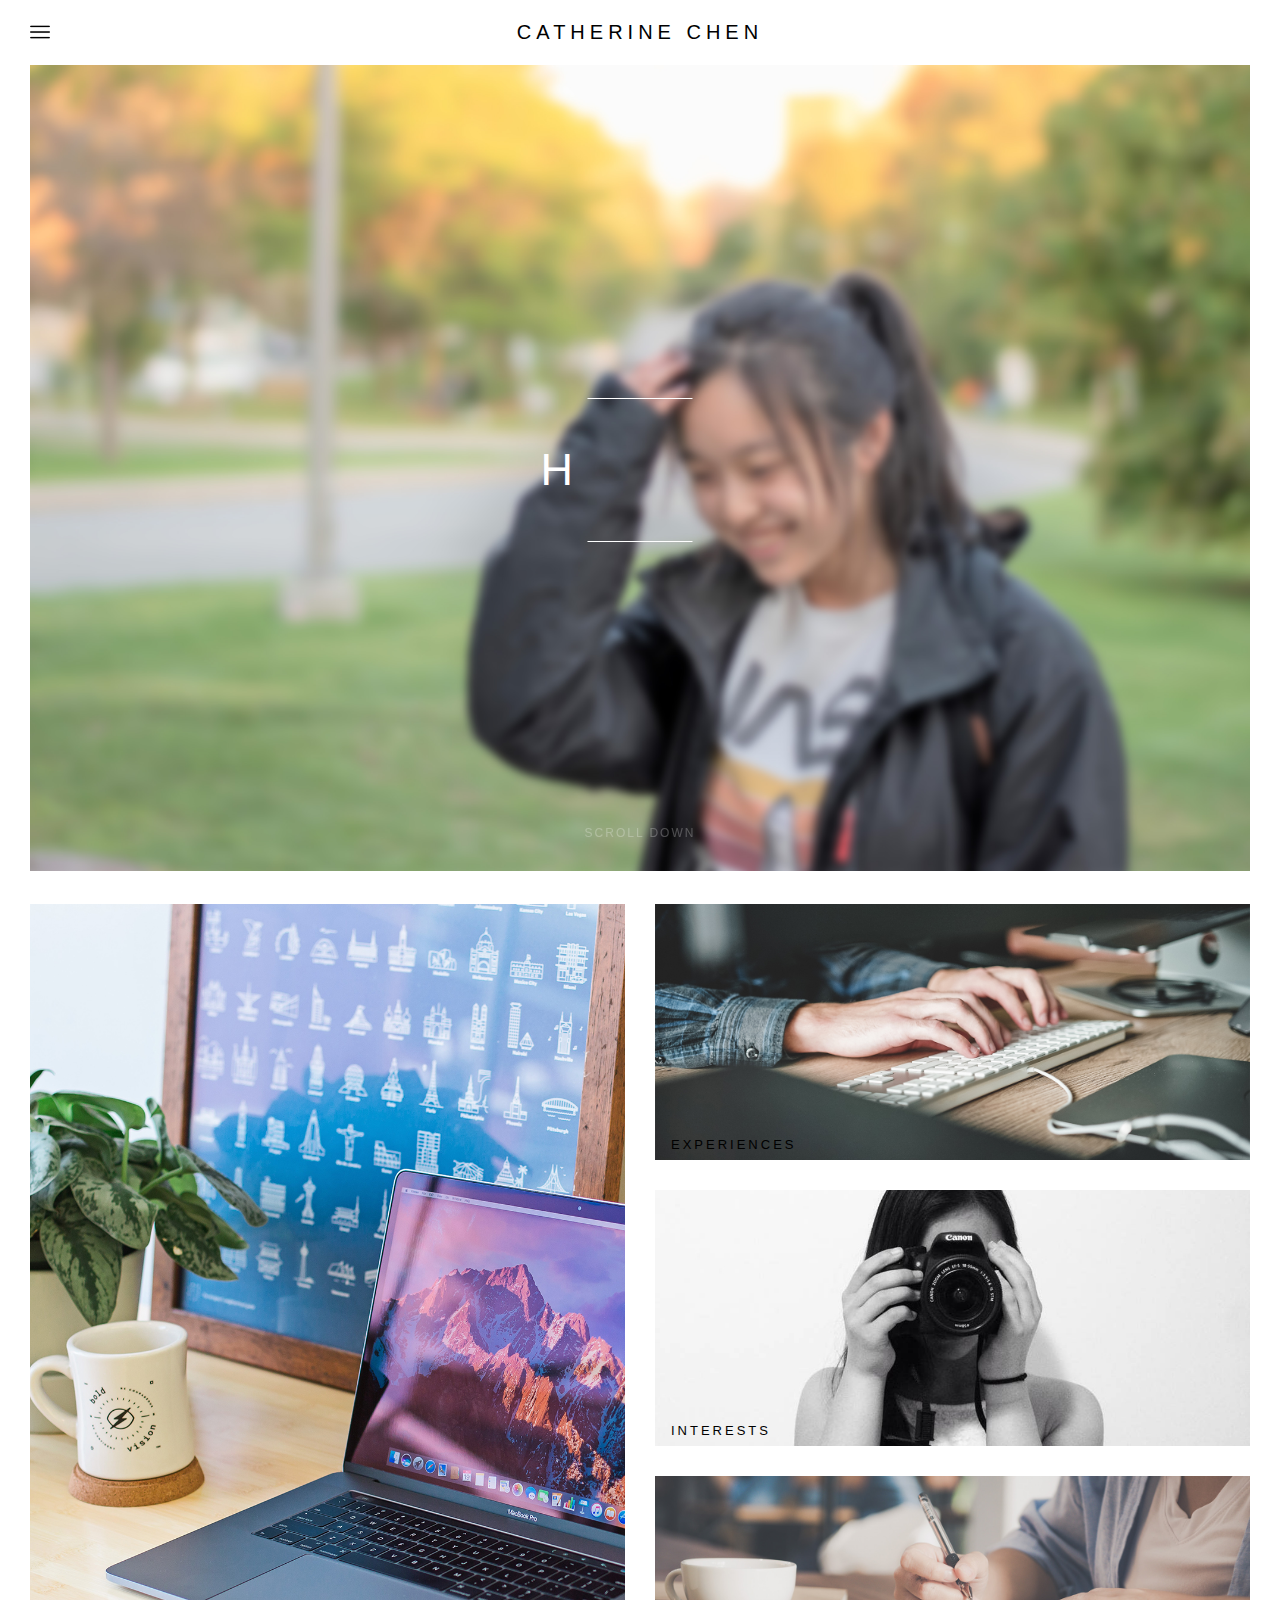
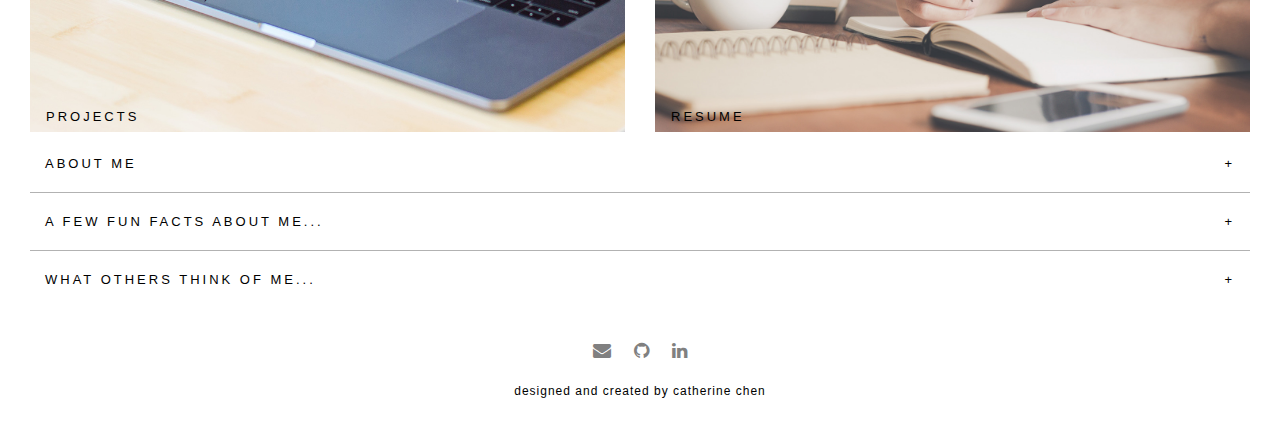
<file: index.html>
<!DOCTYPE html>

<html>
    <head>
        <meta charset="utf-8">
        <meta http-equiv="X-UA-Compatible" content="IE=edge" />
        <meta name="viewport" content="width=device-width, initial-scale=1" />
        <title>Home</title>
        <link href="StyleSheet.css" rel="StyleSheet" type="text/css">
        <link rel="stylesheet" href="https://cdnjs.cloudflare.com/ajax/libs/font-awesome/4.7.0/css/font-awesome.min.css">
    </head>

    <body>
        <div class="nav-container">
            <nav>
                <input type="checkbox" id="nav-toggle">
                <label for="nav-toggle" class="burger-menu">
                    <img src="menu.png" class="menu" alt="">
                </label>
                <div class="left-menu">
                    <a href="index.html">home</a>
                    <a href="projects.html">projects</a>
                    <a href="experiences.html">experiences</a>
                    <a href="interests.html">interests</a>
                    <a href="resume.html">resume</a>
                    <a href="contact.html">contact</a>
                </div>
                    <a href="#" class="logo">CATHERINE CHEN</a>
            </nav>
        </div>
        <div class="content">
            <div class="header-container">
                <div>
                    <img class="header-photo" src="AboutMeCover-blur.jpg" alt="About Me Cover">
                </div>
                <div class="centered">
                    <hr class="main-line">
                    <p id="header-text" class="main-header-font">HOME</p>
                    <hr class="main-line">
                </div>
                <a href="#index-buttons" class="arrow-container no-decoration">
                    <div class="chevron"></div>
                    <div class="chevron"></div>
                    <div class="chevron"></div>
                    <span class="arrow-text">Scroll down</span>
                </a>
            </div>
            <div id="index-buttons" class="photo-grid">
                <div class="photo-grid__item photo-grid__item--1 container">
                    <a href="projects.html" alt="">
                        <img src="projects-index.jpg" class="photo-gallery photo" alt="">
                        <div class="bottom-left header-font">
                            Projects
                        </div>
                    </a>
                </div>
                <div class="photo-grid__item photo-grid__item--2 container">
                    <a href="experiences.html" alt="">
                        <img src="experiences-index.jpg" class="photo-gallery photo" alt="">
                        <div class="bottom-left header-font">
                            Experiences
                        </div>
                    </a>
                </div>
                <div class="photo-grid__item photo-grid__item--3 container">
                    <a href="interests.html" alt="">
                        <img src="interests-index.jpg" class="photo-gallery photo" alt="">
                        <div class="bottom-left header-font">
                            Interests
                        </div>
                    </a>
                </div>
                <div class="photo-grid__item photo-grid__item--4 container">
                    <a href="resume.html" alt="">
                        <img src="resume-index.jpg" class="photo-gallery photo" alt="">
                        <div class="bottom-left header-font">
                            Resume
                        </div>
                    </a>
                </div>
            </div>
            <button class="accordion">ABOUT ME</button>
            <div class="panel">
                <p> Hi!! I'm Catherine - an inventive, passionate, persistent and versatile individual~ ♡<br><br>
                    Born and raised in Vancouver, BC, I am now pursuing a degree in Computer Engineering
                    at the University of Waterloo.
                    <br><br>
                    From a young age my curious and inquisitive nature pushed me to explore how everything in the
                    world functions. Eventually, this expanded into taking specific classes, joining school clubs and
                    participating in non profits outside of school. From these, I have developed core competencies,
                    improved technological skills and most importantly, gained lifelong lessons.
                    <br><br>
                    In my free time you can find me at my pc (which I built with my friend) editing videos, drawing digitally or
                    playing video games, or you can find me around campus participating in club activities or social
                    gatherings. Feel free to check out my projects, experiences and my resume!! :))</p>
            </div>
            <hr>
            <button class="accordion">A FEW FUN FACTS ABOUT ME...</button>
            <div class="panel">
                <p>
                    - My main goal in life is to create a positive impact on as many individuals as possible.</li>
                    <br>
                    - I hope to own a cat and a dog one day.
                    <br>
                    - My favourite number is 9.
                    <br>
                    - I enjoy playing sports for fun such as basketball, badminton and volleyball. Ironically,
                      my jersey number was always 2 (not 9).
                    <br>
                    - My dream destinations include French Polynesia, New Zealand and Singapore. Places I'd love
                      to go back to are California and Hawaii.
                    <br>
                    - I love eating strawberries.
                    <br>
                    - I've played piano since I was 5 and picked up other instruments in the mean time
                      including violin, alto saxophone, flute and more.
                    <br>
                    <br>
                    ~ If you want to learn more about me, make sure to check out my interests section!!
                </p>
            </div>
            <hr>
            <button class="accordion">WHAT OTHERS THINK OF ME...</button>
            <div class="panel">
                <!-- <p>" " - ICT & Business Teacher -->
                <!-- <br><br> -->
                "I had the pleasure of teaching Catherine Mathematics 11 & 12 and Advanced Placement 
                Calculus. Catherine was accelerated in Math in high school and was able to complete her 
                University level Calculus in her grade 11 year. In my 35 years of teaching many 
                outstanding students, Catherine would rank amongst the best in terms of an all-round 
                student combining academics, volunteer work, personality and social responsibility. As an 
                honour roll student, she was highly regarded by both staff and peers for her excellent 
                work habits and high standard of achievement." - Math Teacher
                <!-- <br><br> -->
                <!-- " " - some prof -->
                <br><br>
                "Catherine is a passionate, curious, and hardworking individual who continually pushes herself to try new things. As a first year university student, she has already gotten involved in many extracirricular activites such as being an organizer for the Tech+ Mentorship Program to joining many clubs such as UW Hip Hop and UW WiSTEM. Outside of school, she has also explored several areas of programming, namely game development, where she created and launched her own mobile game on the Google Play Store - Tappy Cat." - Organization Lead
                </p>
            </div>
            <!-- <div class="instagram-background">
                <div>
                    <p class="instagram-header">
                        MY INSTAGRAM
                    </p>
                </div>
                <div class="instagram-grid">
                    <div class="instagram-grid__item instagram-grid__item--1">
                        <a target="_blank" href="https://www.instagram.com/p/BzHHnEbhdsT/?utm_source=ig_web_copy_link">
                            <img src="insta1.jpg" class="instagram-photo" alt="">
                        </a>
                    </div>
                    <div class="instagram-grid__item instagram-grid__item--2">
                        <a target="_blank" href="https://www.instagram.com/p/Bzl8RFyhWv6/?utm_source=ig_web_copy_link">
                            <img src="insta2.jpg" class="instagram-photo" alt="">
                        </a>
                    </div>
                    <div class="instagram-grid__item instagram-grid__item--3">
                        <a target="_blank" href="https://www.instagram.com/p/BxQhDENB-ab/?utm_source=ig_web_copy_link">
                            <img src="insta3.jpg" class="instagram-photo" alt="">
                        </a>
                    </div>
                    <div class="instagram-grid__item instagram-grid__item--4">
                        <a target="_blank" href="https://www.instagram.com/p/By9KvGIBv1L/?utm_source=ig_web_copy_link">
                            <img src="insta4.jpg" class="instagram-photo" alt="">
                        </a>
                    </div>
                    <div class="instagram-grid__item instagram-grid__item--5">
                        <a target="_blank" href="https://www.instagram.com/p/BktsuAHBYqZ/?utm_source=ig_web_copy_link">
                            <img src="insta5.jpg" class="instagram-photo" alt="">
                        </a>
                    </div>
                    <div class="instagram-grid__item instagram-grid__item--6">
                        <a target="_blank" href="https://www.instagram.com/p/BoFV5erhD-e/?utm_source=ig_web_copy_link">
                            <img src="insta6.jpg" class="instagram-photo" alt="">
                        </a>
                    </div>
                    <div class="instagram-grid__item instagram-grid__item--7">
                        <a target="_blank" href="https://www.instagram.com/p/BqDoWWkl4W4/?utm_source=ig_web_copy_link">
                            <img src="insta7.jpg" class="instagram-photo" alt="">
                        </a>
                    </div>
                    <div class="instagram-grid__item instagram-grid__item--8">
                        <a target="_blank" href="https://www.instagram.com/p/BnPNsbwhN2p/?utm_source=ig_web_copy_link">
                            <img src="insta8.jpg" class="instagram-photo" alt="">
                        </a>
                    </div>
                    <div class="instagram-grid__item instagram-grid__item--9">
                        <a target="_blank" href="https://www.instagram.com/p/BuFN6UVFJo-/?utm_source=ig_web_copy_link">
                            <img src="insta9.jpg" class="instagram-photo" alt="">
                        </a>
                    </div>
                </div>
                <div class="instagram-ad">
                    <a href="http://www.instagram.com/catherinejchen" target="_blank">follow me</a>
                </div>
            </div> -->
            <div class="socials-style">
                <p>
                    <a href="contact.html" class="fa fa-envelope"></a>
                    <a href="https://www.github.com/catherinejchen" target="_blank" class="fa fa-github"></a>
                    <!-- <a href="https://www.instagram.com/catherinejchen" target="_blank" class="fa fa-instagram"></a> -->
                    <a href="https://www.linkedin.com/in/catherinejjchen" target="_blank" class="fa fa-linkedin"></a>
                </p>
            </div>
            <div class="ending-style">
                <p class="text-font center">designed and created by catherine chen</p>
            </div>
        </div>
    </div>
        <script src="https://cdnjs.cloudflare.com/ajax/libs/jquery/3.4.1/jquery.min.js"></script>
        <script src="Script.js"></script>
    </body>
</html>
</file>
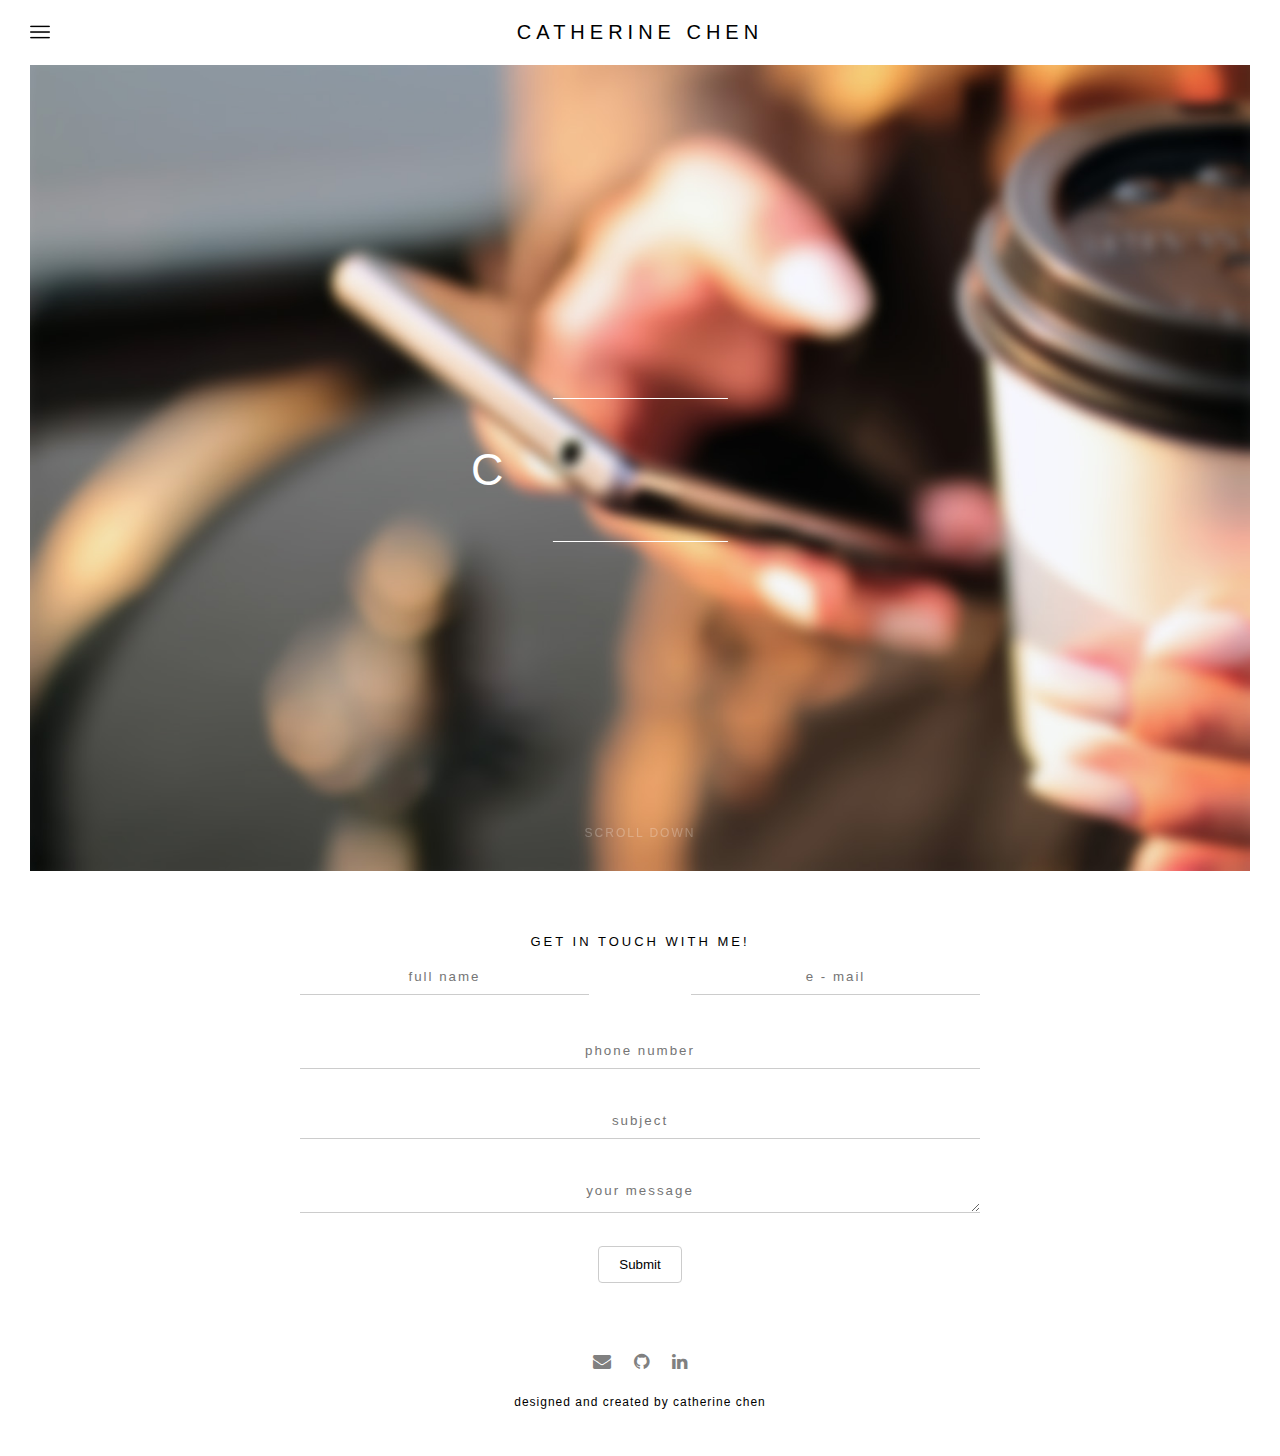
<file: contact.html>
<!DOCTYPE html>

<html>
    <head>
        <meta charset="utf-8">
        <meta http-equiv="X-UA-Compatible" content="IE=edge" />
        <meta name="viewport" content="width=device-width, initial-scale=1" />
        <title>Home</title>
        <link href="StyleSheet.css" rel="StyleSheet" type="text/css">
        <link rel="stylesheet" href="https://cdnjs.cloudflare.com/ajax/libs/font-awesome/4.7.0/css/font-awesome.min.css">
    </head>

    <body>
        <div class="nav-container">
            <nav>
                <input type="checkbox" id="nav-toggle">
                <label for="nav-toggle" class="burger-menu">
                    <img src="menu.png" class="menu" alt="">
                </label>
                <div class="left-menu">
                    <a href="index.html">home</a>
                    <a href="projects.html">projects</a>
                    <a href="experiences.html">experiences</a>
                    <a href="interests.html">interests</a>
                    <a href="resume.html">resume</a>
                    <a href="contact.html">contact</a>
                </div>
                    <a href="#" class="logo">CATHERINE CHEN</a>
            </nav>
        </div>  
        <div class="content">
            <div class="header-container">
                <div>                                                                                                                                                                                                                                           
                    <img class="header-photo" src="contact-cover-blur.jpg" alt="Contact Cover">
                </div>
                <div class="centered">
                    <hr class="main-line">
                    <p id="header-text" class="main-header-font">CONTACT</p>
                    <hr class="main-line">
                </div>
                <a href="#index-buttons" class="arrow-container no-decoration">
                    <div class="chevron"></div>
                    <div class="chevron"></div>
                    <div class="chevron"></div>
                    <span class="arrow-text">Scroll down</span>
                </a>
            </div>
            <div id="index-buttons" class="margin-thirty">
                <p class="header-font center">
                    Get in touch with me!
                </p>
            </div>
            <div class="contact-container">
                <form class="gform" method="POST" action="https://script.google.com/macros/s/AKfycbw6GEuq3qsNgfMoIRNbn6oigbv68HBse_dxdnMULBLGNYfcCgHj/exec">
                    <div class="contact-grid">
                        <div class="contact-grid__item contact-grid__item--1">
                            <input required type="text" id="fullname" name="full name" placeholder="full name">
                        </div>
                        <div class="contact-grid__item contact-grid__item--2">
                            <input required type="email" id="email" name="email" placeholder="e - mail">
                        </div>
                    </div>
                    <br>
                    <input type="tel" pattern="^[0-9-+\s()]*$" id="num" name="phone number" placeholder="phone number">
                    <br>
                    <br>
                    <input required type="text" id="subject" name="subject" placeholder="subject">

                    <br>
                    <br>

                  <textarea required id="contact-message" name="message" placeholder="your message" style="height:40px"></textarea>
                  
                  <br>

                  <button class="submit">Submit</button>

                <div style="display: none;" class="thankyou_message">
                    <p class="info-text-font">Thanks for contacting me! I will get back to you shortly!</p>
                </div>
                </form>
            </div>
            <div class="socials-style">
                <p>
                    <a href="contact.html" class="fa fa-envelope"></a>
                    <a href="https://www.github.com/catherinejchen" target="_blank" class="fa fa-github"></a>
                    <!-- <a href="https://www.instagram.com/catherinejchen" target="_blank" class="fa fa-instagram"></a> -->
                    <a href="https://www.linkedin.com/in/catherinejjchen" target="_blank" class="fa fa-linkedin"></a>
                </p>
            </div>
            <div class="ending-style">
                <p class="text-font center">designed and created by catherine chen</p>
            </div>
        </div>
        <script src="https://cdnjs.cloudflare.com/ajax/libs/jquery/3.4.1/jquery.min.js"></script>
        <script data-cfasync="false" type="text/javascript" src="form-submission-handler.js"></script>
        <script src="Script.js"></script>
    </body>
</html>
</file>
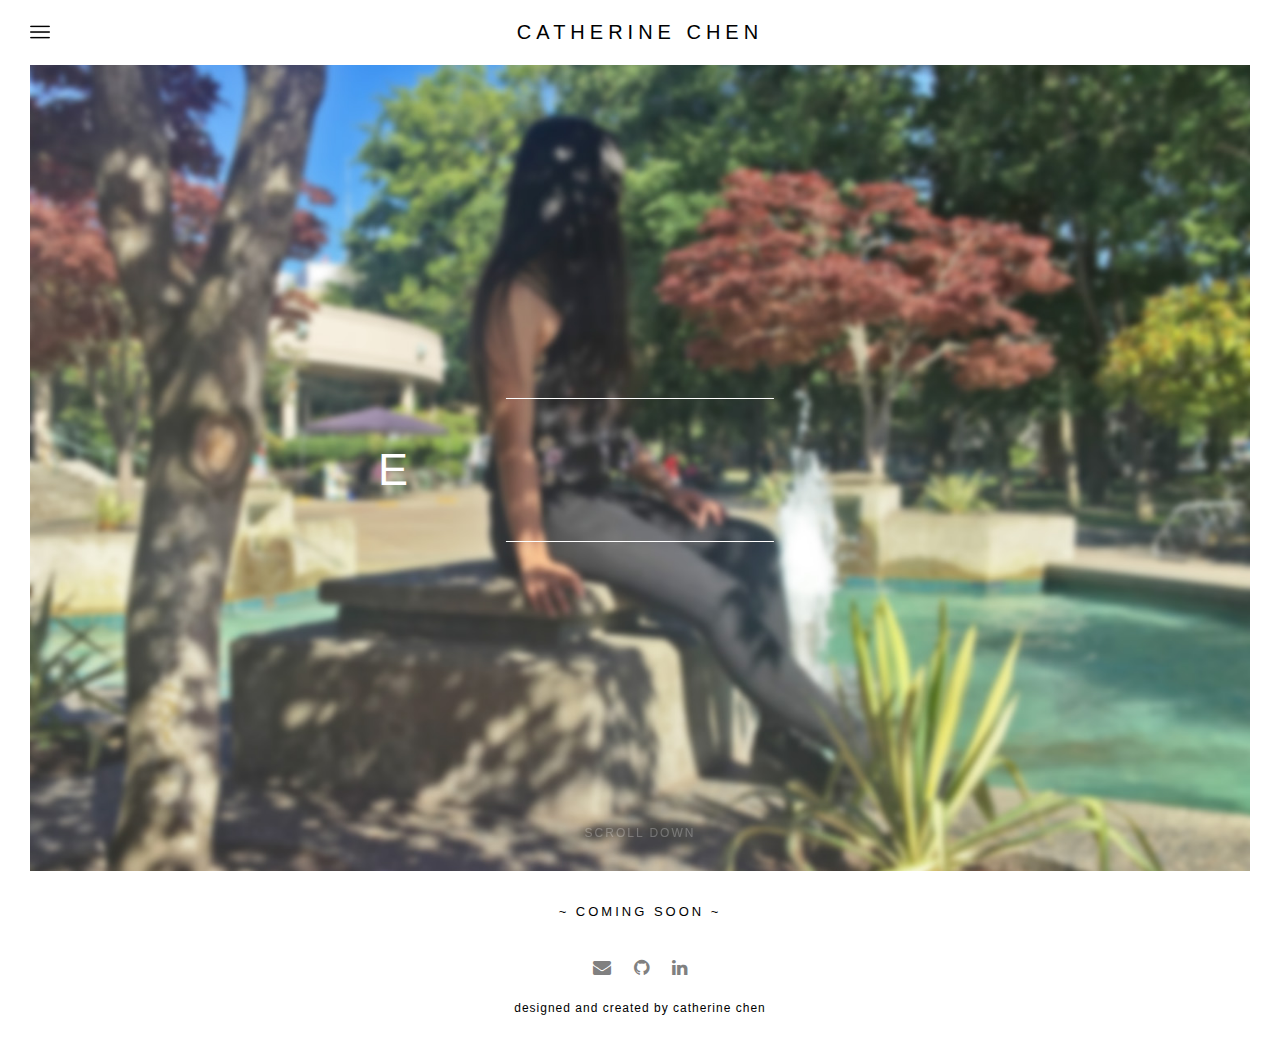
<file: experiences.html>
<!DOCTYPE html>

<html>
    <head>
        <meta charset="utf-8">
        <meta http-equiv="X-UA-Compatible" content="IE=edge" />
        <meta name="viewport" content="width=device-width, initial-scale=1" />
        <title>Home</title>
        <link href="StyleSheet.css" rel="StyleSheet" type="text/css">
        <link rel="stylesheet" href="https://cdnjs.cloudflare.com/ajax/libs/font-awesome/4.7.0/css/font-awesome.min.css">
    </head>

    <body>
        <div class="nav-container">
            <nav>
                <input type="checkbox" id="nav-toggle">
                <label for="nav-toggle" class="burger-menu">
                    <img src="menu.png" class="menu" alt="">
                </label>
                <div class="left-menu">
                    <a href="index.html">home</a>
                    <a href="projects.html">projects</a>
                    <a href="experiences.html">experiences</a>
                    <a href="interests.html">interests</a>
                    <a href="resume.html">resume</a>
                    <a href="contact.html">contact</a>
                </div>
                    <a href="#" class="logo">CATHERINE CHEN</a>
            </nav>
        </div>  
        <div class="content">
            <div class="header-container">
                <div>                                                                                                                                                                                                                                           
                    <img class="header-photo" src="experiences-cover-blur.jpg" alt="Experiences Cover">
                </div>
                <div class="centered">
                    <hr class="main-line">
                    <p id="header-text" class="main-header-font">EXPERIENCES</p>
                    <hr class="main-line">
                </div>
                <a href="#index-buttons" class="arrow-container no-decoration">
                    <div class="chevron"></div>
                    <div class="chevron"></div>
                    <div class="chevron"></div>
                    <span class="arrow-text">Scroll down</span>
                </a>
            </div>
            <div id="index-buttons">
                <p class="header-font center margin-thirty">
                    ~ coming soon ~
                </p>
        </div>
            <div class="socials-style">
                <p>
                    <a href="contact.html" class="fa fa-envelope"></a>
                    <a href="https://www.github.com/catherinejchen" target="_blank" class="fa fa-github"></a>
                    <!-- <a href="https://www.instagram.com/catherinejchen" target="_blank" class="fa fa-instagram"></a> -->
                    <a href="https://www.linkedin.com/in/catherinejjchen" target="_blank" class="fa fa-linkedin"></a>
                </p>
            </div>
            <div class="ending-style">
                <p class="text-font center">designed and created by catherine chen</p>
            </div>
        </div>
        <script src="https://cdnjs.cloudflare.com/ajax/libs/jquery/3.4.1/jquery.min.js"></script>
        <script src="Script.js"></script>
    </body>
</html>
</file>
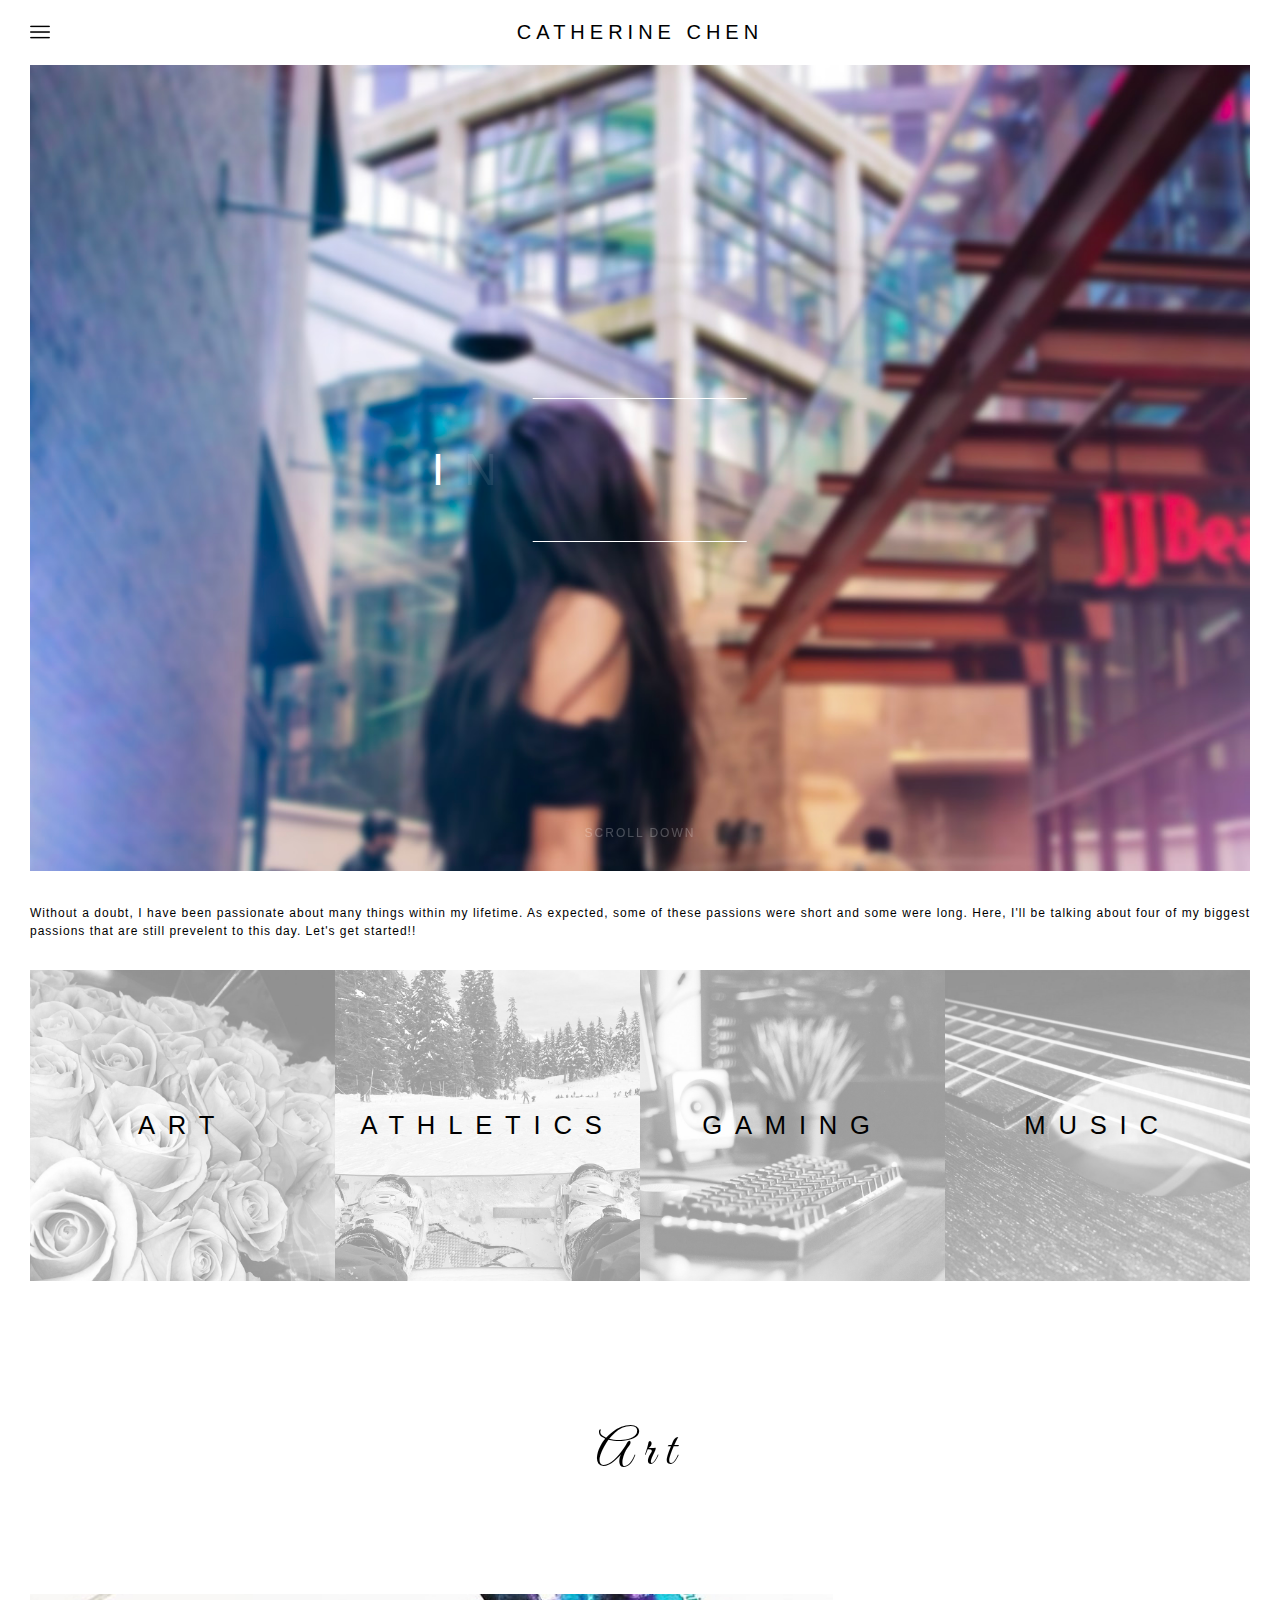
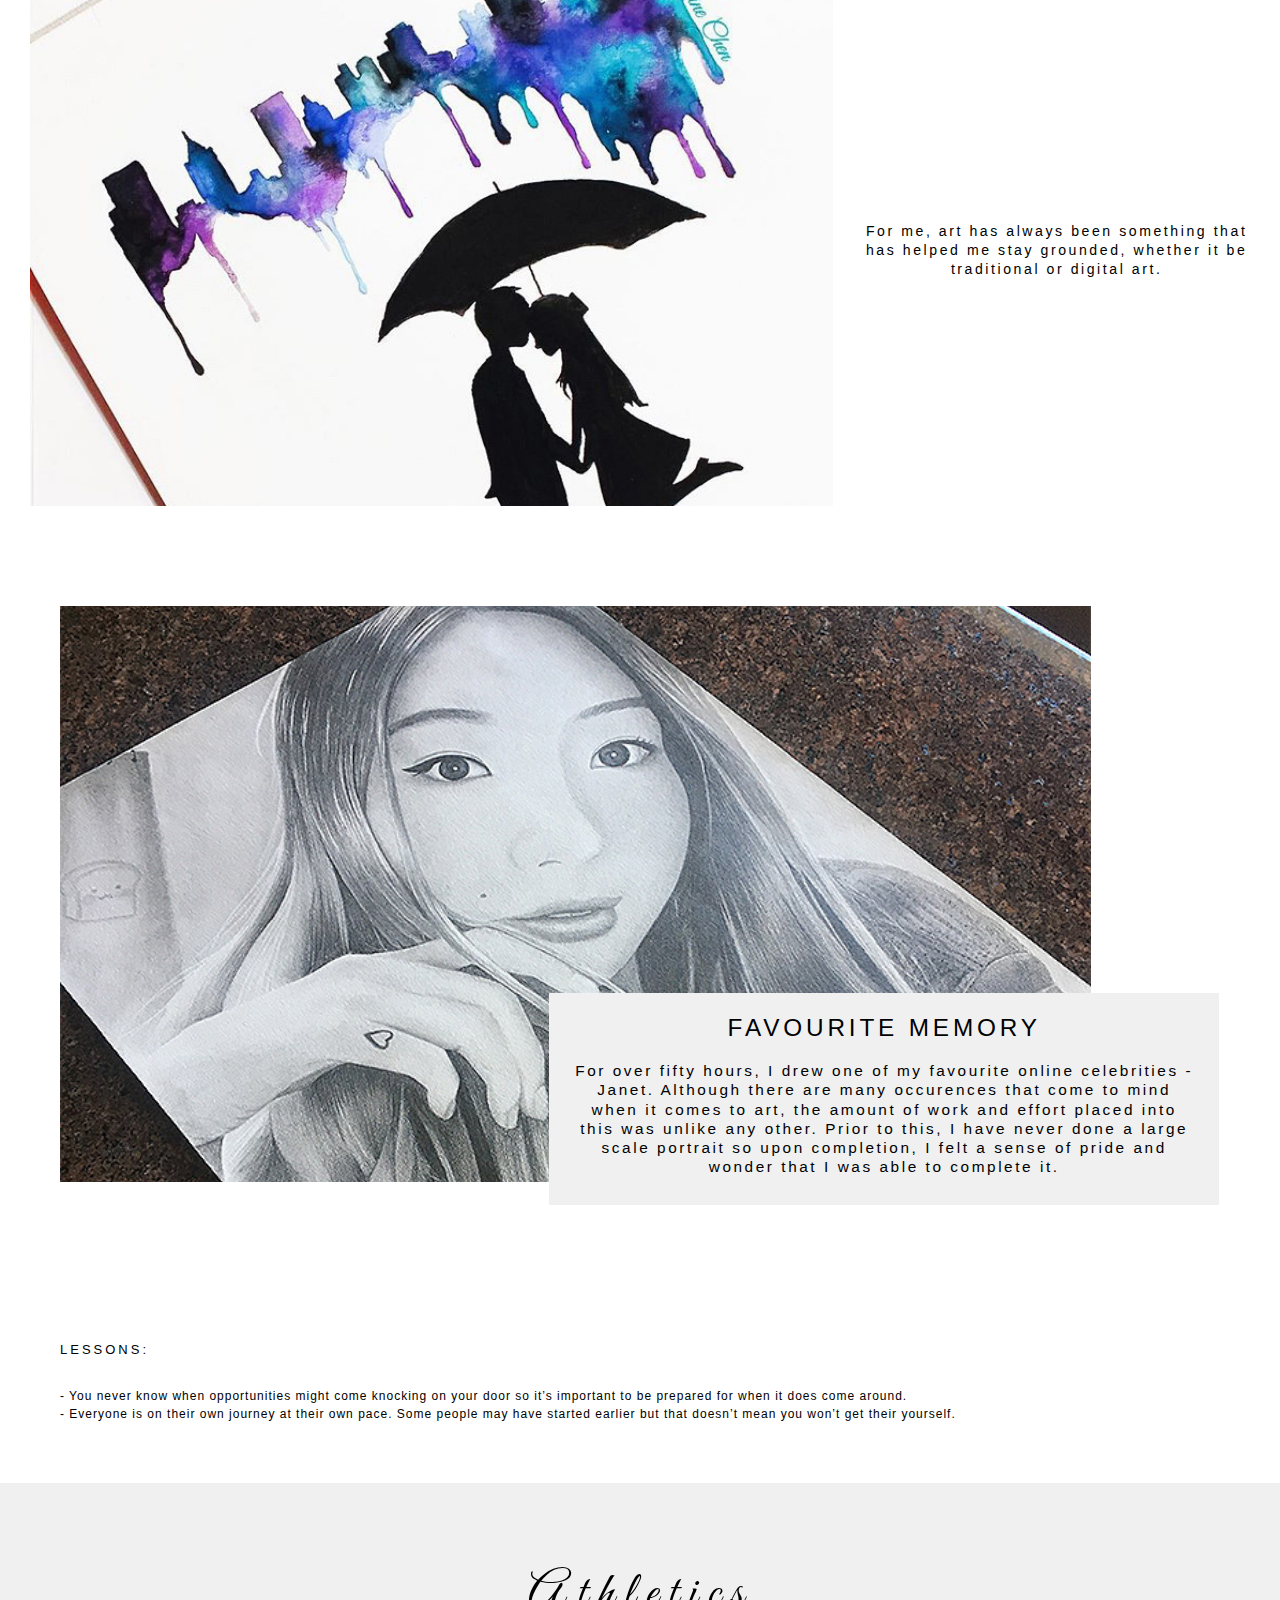
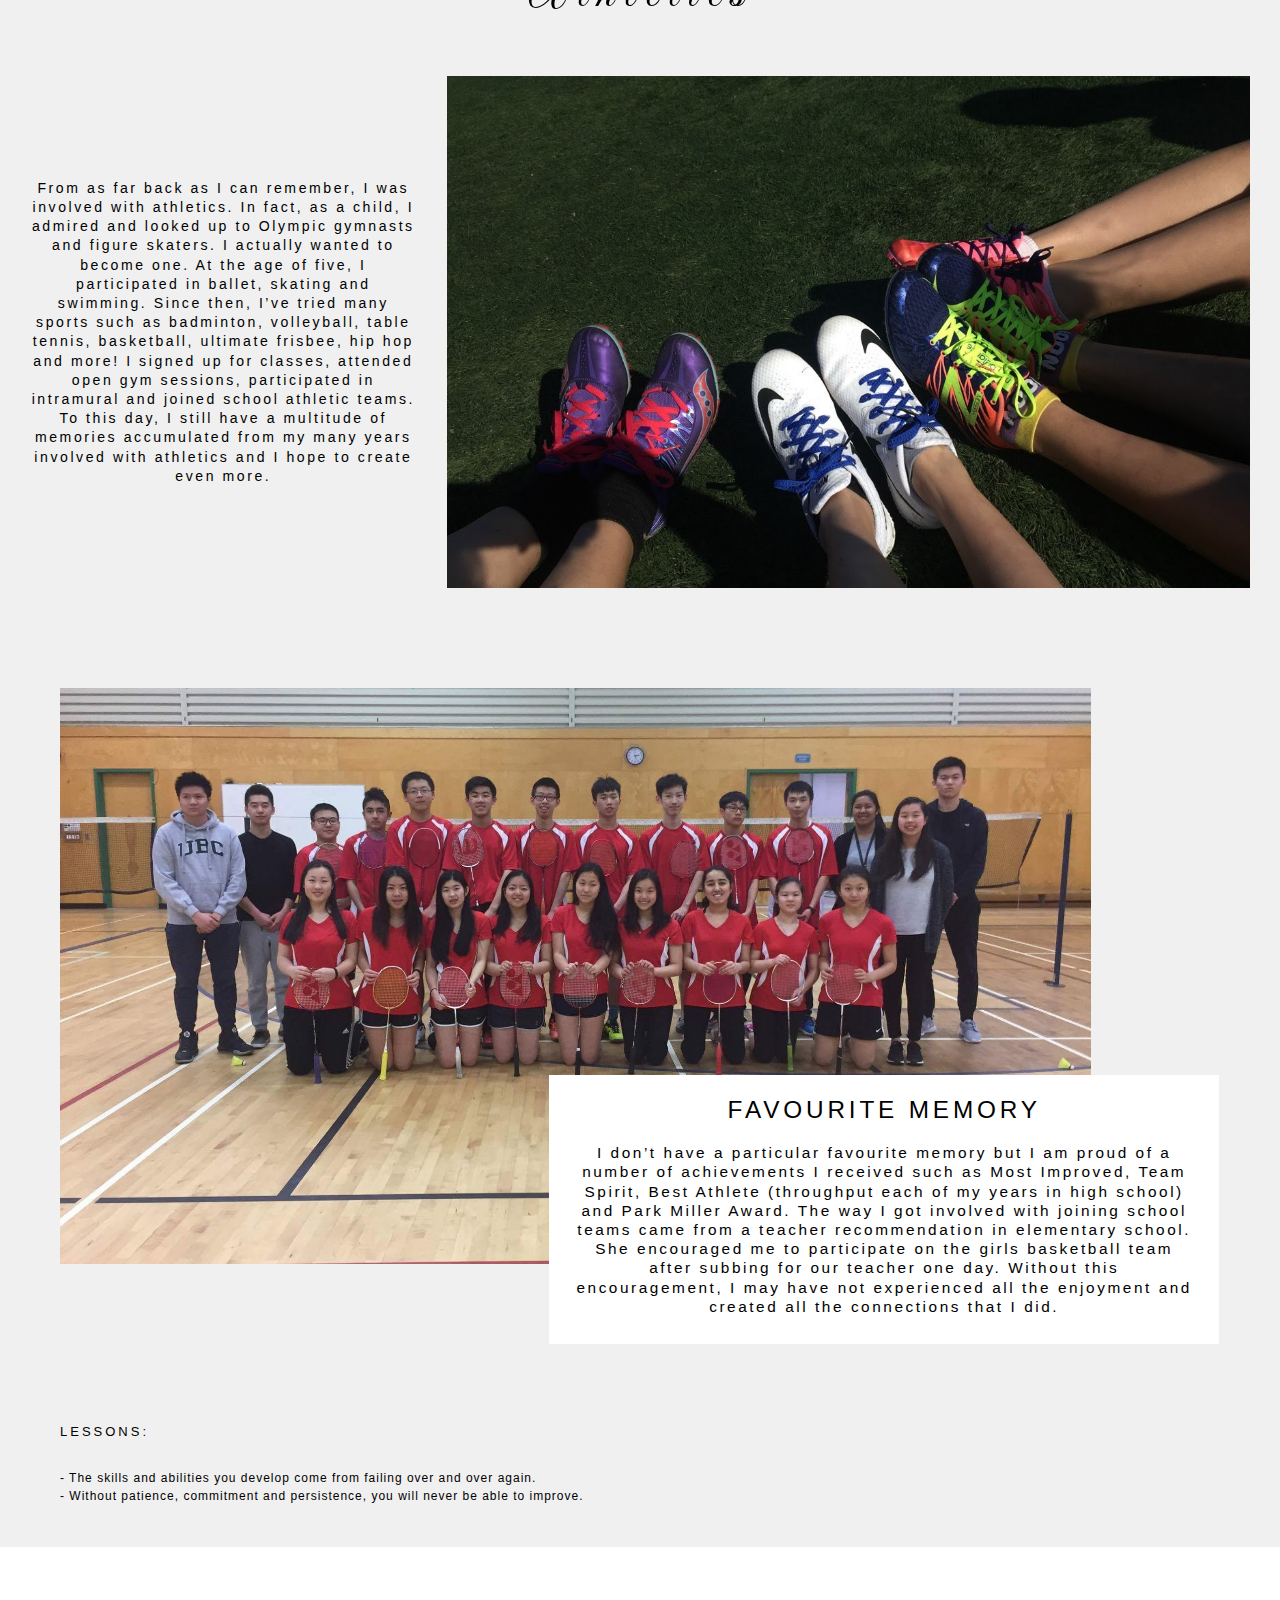
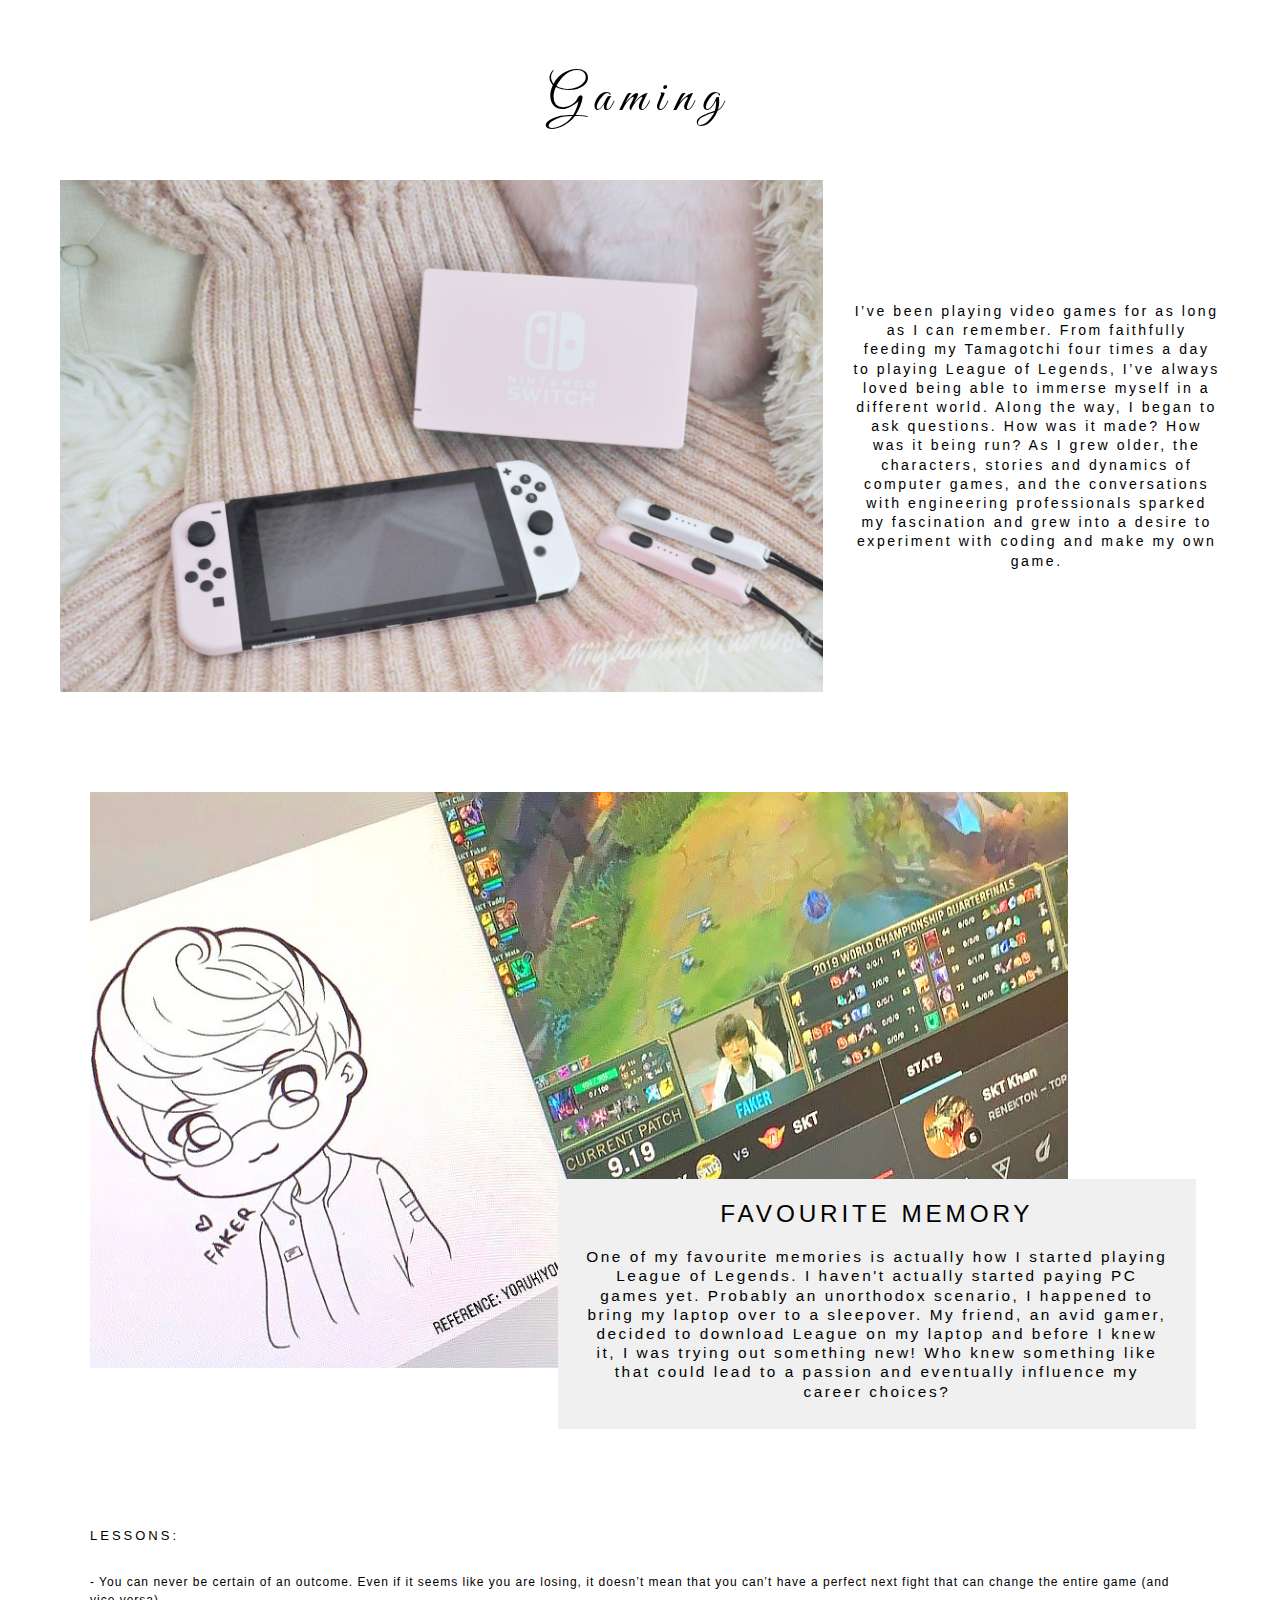
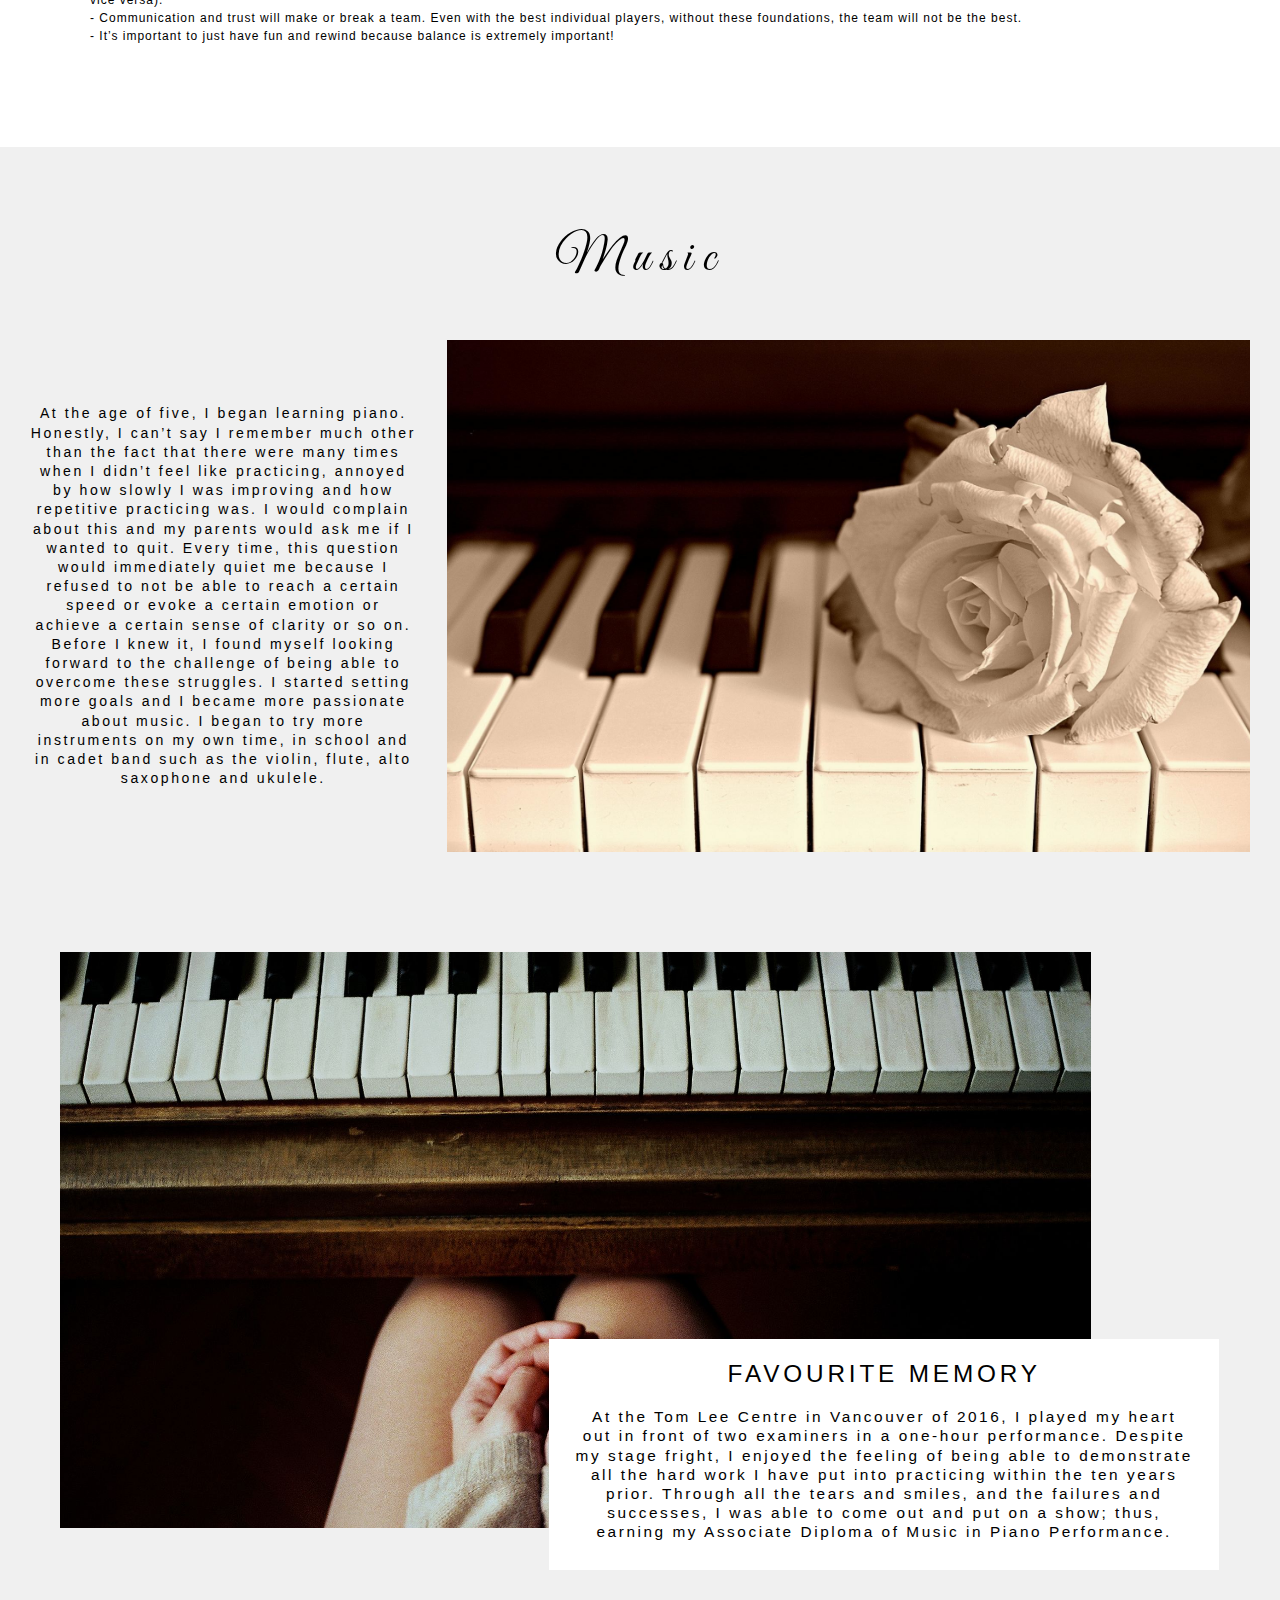
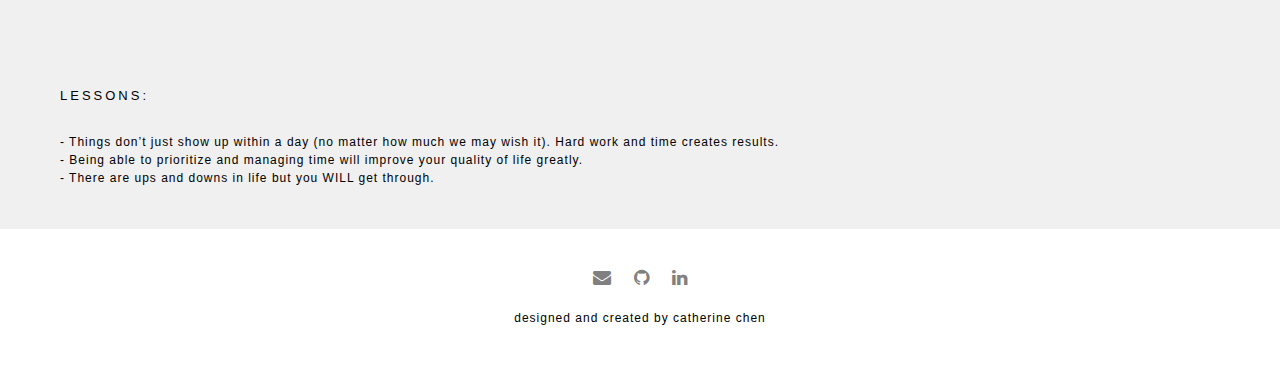
<file: interests.html>
<!DOCTYPE html>

<html>
    <head>
        <meta charset="utf-8">
        <meta http-equiv="X-UA-Compatible" content="IE=edge" />
        <meta name="viewport" content="width=device-width, initial-scale=1" />
        <title>Home</title>
        <link href='https://fonts.googleapis.com/css?family=Great Vibes' rel='stylesheet'>
        <link href="StyleSheet.css" rel="StyleSheet" type="text/css">
        <link rel="stylesheet" href="https://cdnjs.cloudflare.com/ajax/libs/font-awesome/4.7.0/css/font-awesome.min.css">
    </head>

    <body>
        <div class="nav-container">
            <nav>
                <input type="checkbox" id="nav-toggle">
                <label for="nav-toggle" class="burger-menu">
                    <img src="menu.png" class="menu" alt="">
                </label>
                <div class="left-menu">
                    <a href="index.html">home</a>
                    <a href="projects.html">projects</a>
                    <a href="experiences.html">experiences</a>
                    <a href="interests.html">interests</a>
                    <a href="resume.html">resume</a>
                    <a href="contact.html">contact</a>
                </div>
                    <a href="#" class="logo">CATHERINE CHEN</a>
            </nav>
        </div>  
        <div class="content">
            <div class="header-container">
                <div>                                                                                                                                                                                                                                           
                    <img class="header-photo" src="interests-cover-blur.jpg" alt="Interests Cover">
                </div>
                <div class="centered">
                    <hr class="main-line">
                    <p id="header-text" class="main-header-font">INTERESTS</p>
                    <hr class="main-line">
                </div>
                <a href="#index-buttons" class="arrow-container no-decoration">
                    <div class="chevron"></div>
                    <div class="chevron"></div>
                    <div class="chevron"></div>
                    <span class="arrow-text">Scroll down</span>
                </a>
            </div>
            <div id="index-buttons" class="interests-blurb">
                <p class="blurb-font justify"> Without a doubt, I have been passionate about many
                    things within my lifetime. As expected, some of these passions were
                    short and some were long. Here, I'll be talking about four of my
                    biggest passions that are still prevelent to this day. Let's get started!!
                </p>
            </div>
            <div class="intro-grid title-font">
                <div class="intro-grid__item intro-grid__item--1 container">
                    <a href="#art-sec" class="no-decoration">
                        <img src="art-interests.jpg" class="photo-gallery photo-black-white" alt="">
                        <div class="centered">
                            <p>
                                art
                            </p>
                        </div>
                    </a>
                </div>
                <div class="intro-grid__item intro-grid__item--2 container">
                    <a href="#athletics-sec" class="no-decoration">
                        <img src="athletics-interests.jpg" class="photo-gallery photo-black-white" alt="">
                        <div class="centered">
                            <p>
                                athletics
                            </p>
                        </div>
                    </a>
                </div>
                <div class="intro-grid__item intro-grid__item--3 container">
                    <a href="#gaming-sec" class="no-decoration">
                        <img src="gaming-interests.jpg" class="photo-gallery photo-black-white" alt="">
                        <div class="centered">
                            <p>
                                gaming
                            </p>
                        </div>
                    </a>
                </div>
                <div class="intro-grid__item intro-grid__item--4 container">
                    <a href="#music-sec" class="no-decoration">
                        <img src="music-interests.jpg" class="photo-gallery photo-black-white" alt="">
                        <div class="centered">
                            <p>
                                music
                            </p>
                        </div>
                    </a>
                </div>
            </div>

            <div id='art-sec'>
                <div class="padding-thirty margin-sixty">
                    <p class="great-vibes-font center">
                        Art
                    </p>
                </div>
                <div class="photo-text-grid">
                    <div class="photo-text-grid__item photo-text-grid__item--1">
                        <img src="art-cover.jpg" class="photo-gallery" alt="">
                    </div>
                    <div class="photo-text-grid__item photo-text-grid__item--2 other-vert-align">
                        <p class="info-text-font center">
                            For me, art has always been something that has helped me stay grounded,
                            whether it be traditional or digital art.
                        </p>
                    </div>
                </div>
                <div class="memory-grid">
                    <div class="container">
                        <img src="art-fav.jpg" class="photo-gallery memory-grid__item memory-grid__item--1">
                        <div class="caption">
                            <p class="memory-header-font">
                                Favourite Memory
                            </P>
                            <p class="memory-text-font">
                                For over fifty hours, I drew one of my favourite online celebrities - Janet.
                                Although there are many occurences that come to mind when it comes to art, the
                                amount of work and effort placed into this was unlike any other. Prior to this,
                                I have never done a large scale portrait so upon completion, I felt a sense of
                                pride and wonder that I was able to complete it.
                            </p>
                        </div>
                    </div>
                </div>
                <div class="margin-thirty-sides lessons-style">
                    <p class="header-font">Lessons:</p>
                    <p class="text-font">
                        <br>- You never know when opportunities might come knocking on your door so it’s important to be prepared for when it
                        does come around.
                        <br>- Everyone is on their own journey at their own pace. Some people may have started earlier but that doesn’t mean
                        you won’t get their yourself.
                    </p>
                </div>
            </div>


            <div id='athletics-sec' class="block-style margin-sixty">
                <div class="margin-thirty">
                    <p class="great-vibes-font center">
                        Athletics
                    </p>
                </div>
                <div class="photoo-text-grid">
                    <div class="photoo-text-grid__item photoo-text-grid__item--1 other-vert-align">
                        <p class="info-text-font center">
                            From as far back as I can remember, I was involved with athletics. In fact, as a child, I admired and looked up to Olympic gymnasts and figure skaters. I actually wanted to become one. At the age of five, I participated in ballet, skating and swimming. Since then, I’ve tried many sports such as badminton, volleyball, table tennis, basketball, ultimate frisbee, hip hop and more! I signed up for classes, attended open gym sessions, participated in intramural and joined school athletic teams. To this day, I still have a multitude of memories accumulated from my many years involved with athletics and I hope to create even more.
                    </div>
                    <div class="photoo-text-grid__item photoo-text-grid__item--2">
                        <img src="athletics-cover.JPG" class="photo-gallery" alt="">
                    </div>
                </div>
                <div class="memory-grid">
                    <div class="container">
                        <img src="athletics-fav.JPG" class="photo-gallery memory-grid__item memory-grid__item--1">
                        <div class="caption-white">
                            <p class="memory-header-font">
                                Favourite Memory
                            </P>
                            <p class="memory-text-font">
                                I don’t have a particular favourite memory but I am proud of a number of achievements I received such as Most Improved, Team Spirit, Best Athlete (throughput each of my years in high school) and Park Miller Award. The way I got involved with joining school teams came from a teacher recommendation in elementary school. She encouraged me to participate on the girls basketball team after subbing for our teacher one day. Without this encouragement, I may have not experienced all the enjoyment and created all the connections that I did.
                            </p>
                        </div>
                    </div>
                </div>
                <div class="margin-thirty-sides lessons-style">
                    <p class="header-font">Lessons:</p>
                    <p class="text-font">
                        <br>- The skills and abilities you develop come from failing over and over again.
                        <br>- Without patience, commitment and persistence, you will never be able to improve.
                    </p>
                </div>
            </div>


            <div id='gaming-sec' class="padding-thirty margin-sixty">
                <div class="margin-thirty">
                    <p class="great-vibes-font center margin-thirty">
                        Gaming
                    </p>
                </div>
                <div class="photo-text-grid">
                    <div class="photo-text-grid__item photo-text-grid__item--1">
                        <img src="gaming-cover.JPG" class="photo-gallery" alt="">
                    </div>
                    <div class="photo-text-grid__item photo-text-grid__item--2 other-vert-align">
                        <p class="info-text-font center">
                            I’ve been playing video games for as long as I can remember.
                            From faithfully feeding my Tamagotchi four times a day to 
                            playing League of Legends, I’ve always loved being able to
                            immerse myself in a different world. Along the way, I began
                            to ask questions. How was it made? How was it being run? As
                            I grew older, the characters, stories and dynamics of
                            computer games, and the conversations with engineering
                            professionals sparked my fascination and grew into a desire
                            to experiment with coding and make my own game.
                    </div>
                </div>
                <div class="memory-grid">
                    <div class="container">
                        <img src="gaming-fav.jpg" class="photo-gallery memory-grid__item memory-grid__item--1">
                        <div class="caption">
                            <p class="memory-header-font">
                                Favourite Memory
                            </P>
                            <p class="memory-text-font">
                                One of my favourite memories is actually how I started playing League
                                of Legends. I haven't actually started paying PC games yet. Probably
                                an unorthodox scenario, I happened to bring my laptop over to a
                                sleepover. My friend, an avid gamer, decided to download League on my
                                laptop and before I knew it, I was trying out something new! Who knew
                                something like that could lead to a passion and eventually influence
                                my career choices?
                            </p>
                        </div>
                    </div>
                </div>
                <div class="margin-thirty-sides lessons-style">
                    <p class="header-font">Lessons:</p>
                    <p class="text-font">
                        <br>- You can never be certain of an outcome. Even if it seems like you are losing, it doesn’t mean that you can’t have
                        a perfect next fight that can change the entire game (and vice versa).
                        <br>- Communication and trust will make or break a team. Even with the best individual players, without these
                        foundations, the team will not be the best.
                        <br>- It’s important to just have fun and rewind because balance is extremely important!</p>
                    </p>
                </div>
            </div>


            <div id='music-sec' class="block-style margin-sixty">
                <div class="margin-thirty">
                    <p class="great-vibes-font center">
                        Music
                    </p>
                </div>
                <div class="photoo-text-grid">
                    <div class="photoo-text-grid__item photoo-text-grid__item--2">
                        <img src="music-cover.jpg" class="photo-gallery" alt="">
                    </div>
                    <div class="photoo-text-grid__item photoo-text-grid__item--1 other-vert-align">
                        <p class="info-text-font center">
                            At the age of five, I began learning piano. Honestly, I can’t say
                            I remember much other than the fact that there were many times when
                            I didn’t feel like practicing, annoyed by how slowly I was
                            improving and how repetitive practicing was. I would complain about
                            this and my parents would ask me if I wanted to quit. Every time,
                            this question would immediately quiet me because I refused to not
                            be able to reach a certain speed or evoke a certain emotion or
                            achieve a certain sense of clarity or so on. Before I knew it, I
                            found myself looking forward to the challenge of being able to
                            overcome these struggles. I started setting more goals and I became
                            more passionate about music. I began to try more
                            instruments on my own time, in school and in cadet band such as the
                            violin, flute, alto saxophone and ukulele.
                    </div>
                </div>
                <div class="memory-grid">
                    <div class="container">
                        <img src="music-fav.jpg" class="photo-gallery memory-grid__item memory-grid__item--1">
                        <div class="caption-white">
                            <p class="memory-header-font">
                                Favourite Memory
                            </P>
                            <p class="memory-text-font">
                                At the Tom Lee Centre in Vancouver of 2016, I
                                played my heart out in front of two examiners in a one-hour
                                performance. Despite my stage fright, I enjoyed the feeling of being
                                able to demonstrate all the hard work I have put into practicing
                                within the ten years prior. Through all the tears and smiles, and the
                                failures and successes, I was able to come out and put on a show;
                                thus, earning my Associate Diploma of Music in Piano Performance.
                            </p>
                        </div>
                    </div>
                </div>
                <div class="margin-thirty-sides lessons-style">
                    <p class="header-font">Lessons:</p>
                    <p class="text-font">
                        <br>- Things don’t just show up within a day (no matter how much we may wish it). Hard work and time creates results.
                        <br>- Being able to prioritize and managing time will improve your quality of life greatly.
                        <br>- There are ups and downs in life but you WILL get through.
                    </p>
                </div>
            </div>


            <div class="socials-style">
                <p>
                    <a href="contact.html" class="fa fa-envelope"></a>
                    <a href="https://www.github.com/catherinejchen" target="_blank" class="fa fa-github"></a>
                    <!-- <a href="https://www.instagram.com/catherinejchen" target="_blank" class="fa fa-instagram"></a> -->
                    <a href="https://www.linkedin.com/in/catherinejjchen" target="_blank" class="fa fa-linkedin"></a>
                </p>
            </div>
            <div class="ending-style">
                <p class="text-font center">designed and created by catherine chen</p>
            </div>
        </div>
        <script src="https://cdnjs.cloudflare.com/ajax/libs/jquery/3.4.1/jquery.min.js"></script>
        <script src="Script.js"></script>
    </body>
</html>
</file>
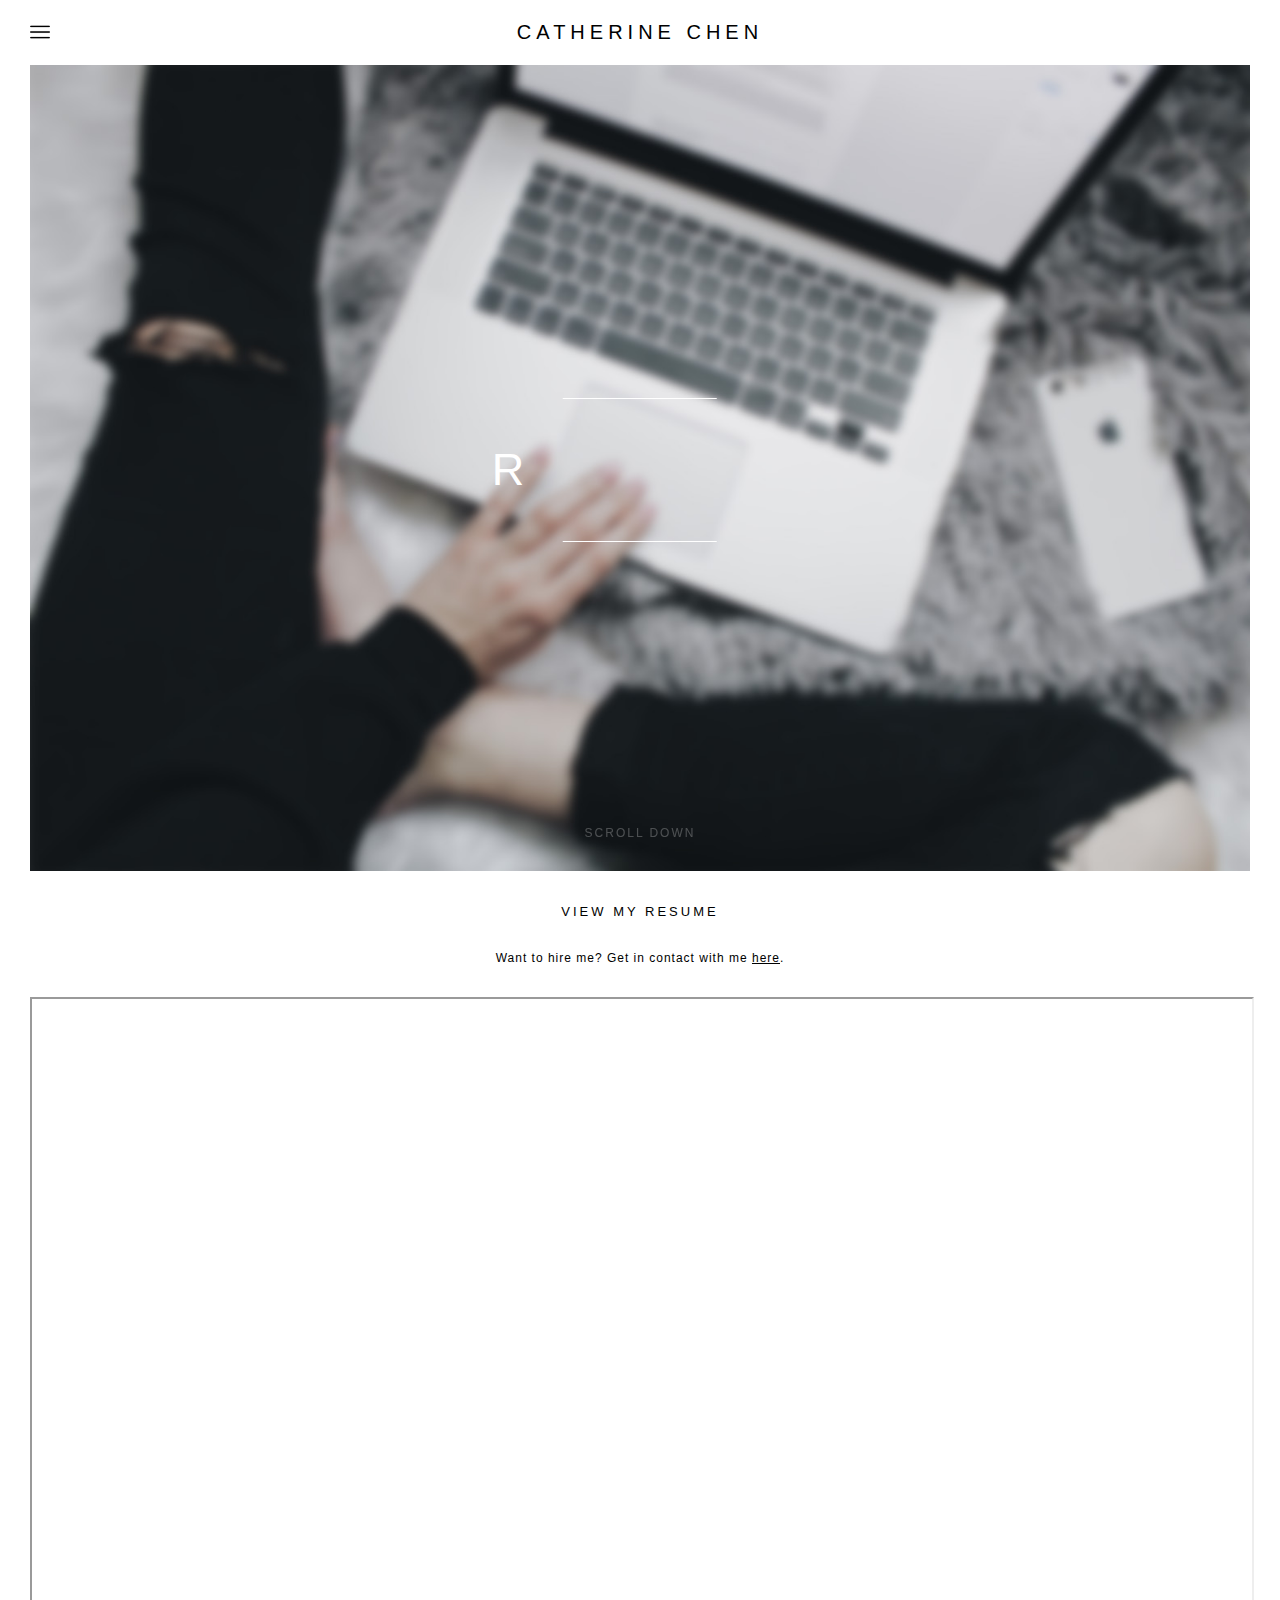
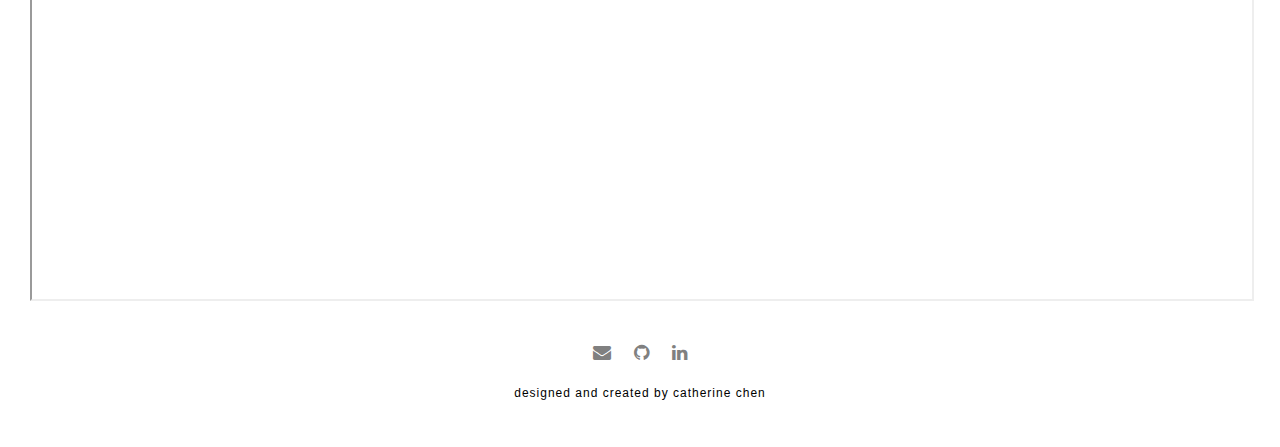
<file: resume.html>
<!DOCTYPE html>

<html>
    <head>
        <meta charset="utf-8">
        <meta http-equiv="X-UA-Compatible" content="IE=edge" />
        <meta name="viewport" content="width=device-width, initial-scale=1" />
        <title>Home</title>
        <link href="StyleSheet.css" rel="StyleSheet" type="text/css">
        <link rel="stylesheet" href="https://cdnjs.cloudflare.com/ajax/libs/font-awesome/4.7.0/css/font-awesome.min.css">
    </head>

    <body>
        <div class="nav-container">
            <nav>
                <input type="checkbox" id="nav-toggle">
                <label for="nav-toggle" class="burger-menu">
                    <img src="menu.png" class="menu" alt="">
                </label>
                <div class="left-menu">
                    <a href="index.html">home</a>
                    <a href="projects.html">projects</a>
                    <a href="experiences.html">experiences</a>
                    <a href="interests.html">interests</a>
                    <a href="resume.html">resume</a>
                    <a href="contact.html">contact</a>
                </div>
                    <a href="#" class="logo">CATHERINE CHEN</a>
            </nav>
        </div>  
        <div class="content">
            <div class="header-container">
                <div>                                                                                                                                                                                                                                           
                    <img class="header-photo" src="resume-cover-blur.jpg" alt="Resume Cover">
                </div>
                <div class="centered">
                    <hr class="main-line">
                    <p id="header-text" class="main-header-font">RESUME</p>
                    <hr class="main-line">
                </div>
                <a href="#index-buttons" class="arrow-container no-decoration">
                    <div class="chevron"></div>
                    <div class="chevron"></div>
                    <div class="chevron"></div>
                    <span class="arrow-text">Scroll down</span>
                </a>
            </div>
            <div id="index-buttons" class="view-resume center">
                <a href="CatherineChen_Resume.pdf" target="_blank" class="header-font no-decoration">view my resume</a>
                <p class="blurb-font">Want to hire me? Get in contact with me <a href="contact.html" class="no-decoration"><u>here</u>.</a></p>
            </div>
            <div class="margin-thirty">
                <iframe src="CatherineChen_Resume.pdf" class="resume-style"> </iframe>
            </div>
            <div class="socials-style">
                <p>
                    <a href="contact.html" class="fa fa-envelope"></a>
                    <a href="https://www.github.com/catherinejchen" target="_blank" class="fa fa-github"></a>
                    <!-- <a href="https://www.instagram.com/catherinejchen" target="_blank" class="fa fa-instagram"></a> -->
                    <a href="https://www.linkedin.com/in/catherinejjchen" target="_blank" class="fa fa-linkedin"></a>
                </p>
            </div>
            <div class="ending-style">
                <p class="text-font center">designed and created by catherine chen</p>
            </div>
        </div>
        <script src="https://cdnjs.cloudflare.com/ajax/libs/jquery/3.4.1/jquery.min.js"></script>
        <script src="Script.js"></script>
    </body>
</html>
</file>
<file: StyleSheet.css>
@font-face{
    font-family: theboldfont;
    src: url(theboldfont.ttf);
}

body{
    margin: 0;
    /* display: flex; */
    font-family: myriad-pro, sans-serif;
    font-style: normal;
    font-size: 12px;
    /* justify-content: center; */
}

html {
    scroll-behavior: smooth;
}

h1{
    font-weight: 1200;
    font-size: 100px;
    letter-spacing: 40px;
    text-align: center;
}

h2{
    font-weight: 1200;
    font-size: 60px;
    letter-spacing: 20px;
    text-align: center;
}

h3{
    font-weight: 1200;
    font-size: 40px;
    letter-spacing: 12px;
    text-align: center;
}

/* main page */
/* .grid-container-main{
    height: 100vh;
    display: grid;
    grid-template-rows: 400px 200px;
    grid-template-columns: 300px 600px;
    align-items: center;
    justify-items: center;
}

.main-logo{
    margin-right: 20px;
    margin-top: 150px;
}

.main-photo{
    text-align: center;
    width: 175%;
    margin-bottom: -200px;
}

.menu-font a{
    text-decoration: none;
    color: #000000;
}

.menu-font{
    font-weight: 1200;
    font-size: 14px;
    letter-spacing: 4px;
    line-height: 25px;
    text-align: center;
    margin-top: -100px;
}

.main-title-font{
    align-self: end;
    font-weight: 1200;
    font-size: 30px;
    letter-spacing: 12px;
    text-align: center;
    margin-right: -12px;
    margin-bottom: 10px;
}

.main-body-font{
    align-self: start;
    font-weight: 1200;
    font-size: 15px;
    letter-spacing: 4px;
    margin-top: 32px;
    text-align: center;
}

.main-content{
    margin-top: 100px;
} */


/* all pages */

.content{
    margin: 0 30px;
}

.header-photo{
    width: 100%;
    height: calc(100vh - 63.6px - 30px);
    object-fit: cover;
    /* filter: blur(4px); */
}

#header{
    height: 100vh;
    display: flex;
    justify-content: center;
    align-items: center;
}
  
#header-text {
    text-indent: 6px;
}
  

.padding-thirty{
    padding: 30px;
}

.padding-top-thirty{
    padding-top: 30px;
}

.margin-thirty{
    margin-top: 30px;
}

.margin-thirty-bottom{
    margin-bottom: 30px;
}

.margin-thirty-sides{
    margin: 0 30px;
}

.margin-sixty{
    margin-top: 60px;
}

.margin-sixty-bottom{
    margin-bottom: 60px;
}

.great-vibes-font{
    font-family: 'Great Vibes';
    font-size: 50px;
    letter-spacing: 10px;
}

.title-font{
    font-size: 2vw;
    /* why no transform */
    text-transform: uppercase;
    letter-spacing: 1vw;
    color: #000000;
}

.header-container {
    position: relative;
}

.header-font{
    font-size: 13px;
    text-transform: uppercase;
    letter-spacing: 3px;
    color: #000000;
    margin: 0;
    padding-top: 30px;
}

.blurb-font{
    letter-spacing: 1px;
    line-height: 18px;
    margin: 0;
    padding-top: 30px;
}

.text-font{
    letter-spacing: 1px;
    line-height: 18px;
    font-size: 12px;
}

.center{
    text-align: center;
}

.justify{
    text-align: justify;
}

.no-decoration{
    text-decoration: none;
    color: black;
}

.socials-style{
    margin-top: 30px;
    text-align: center;
}

.main-header-font{
    font-size: 45px;
    color: #fff;
    /* font-family: theboldfont; */
    font-family: myriad-pro, sans-serif;
    letter-spacing: 20px;
    font-weight: 500;
}

.fd:last-child {
    position: relative;
    letter-spacing: 10px;
}

.main-line{
    border-color: #fff;
    width: 50%;
    margin: 0 auto;
    opacity: 1;
}

.fa {
    font-size: 1.5em !important;
    text-align: center;
    text-decoration: none;
    border-radius: 50%;
    margin: 10px;
}

.fa:hover {
    opacity: 0.7;
    /* color: #ffd1dc; */
}

.fa-envelope {
    background: #ffffff;
    color: grey;
}

.fa-github {
    background: #ffffff;
    color: grey;
}

.fa-instagram {
    background: #ffffff;
    color: grey;
}

.fa-linkedin {
    background: #ffffff;
    color: grey;
}

.ending-style{
    margin-bottom: 45px;
}

.container{
    position: relative;
    text-align: center;
    color: #000000;
}

.centered{
    position: absolute;
    top: 50%;
    left: 50%;
    transform: translate(-50%, -50%);
}

.bottom-left{
    position: absolute;
    bottom: 8px;
    left: 16px;
}

.bottom-right{
    position: absolute;
    bottom: 8px;
    right: 16px;
}

.photo{
    width: 100%;
    height: 100%;
}

.border{
    padding: 10px;
    /* border: 1px dashed black; */
}


/* arrow */
.arrow-container {
    position: absolute;
    bottom: -10px;
    left: calc(50%);
    transform: translate(-50%, -50%);
  }

  .chevron {
    position: absolute;
    left: calc(50% - 14px);
    width: 28px;
    height: 8px;
    opacity: 0;
    transform: scale3d(0.5, 0.5, 0.5);
    animation: move 3s ease-out infinite;
  }
  
  .chevron:first-child {
    animation: move 3s ease-out 1s infinite;
  }
  
  .chevron:nth-child(2) {
    animation: move 3s ease-out 2s infinite;
  }
  
  .chevron:before,
  .chevron:after {
    content: ' ';
    position: absolute;
    top: 0;
    height: 100%;
    width: 51%;
    background: #fff;
  }
  
  .chevron:before {
    left: 0;
    transform: skew(0deg, 30deg);
  }
  
  .chevron:after {
    right: 0;
    width: 50%;
    transform: skew(0deg, -30deg);
  }
  
  @keyframes move {
    25% {
      opacity: 1;
  
    }
    33% {
      opacity: 1;
      transform: translateY(30px);
    }
    67% {
      opacity: 1;
      transform: translateY(40px);
    }
    100% {
      opacity: 0;
      transform: translateY(55px) scale3d(0.5, 0.5, 0.5);
    }
  }
  
  .arrow-text {
    display: block;
    margin-top: 75px;
    font-family: myriad-pro, sans-serif;
    font-style: normal;
    letter-spacing: 2px;
    font-size: 12px;
    color: #fff;
    text-transform: uppercase;
    white-space: nowrap;
    opacity: .25;
    animation: pulse 2s linear alternate infinite;
  }
  
  @keyframes pulse {
    to {
      opacity: 1;
    }
  }


/* home page */

/* #home {
    opacity: 0;
} */

.photo-grid{
    margin: 0 0 9px 0;
    padding-top: 30px;
    display: grid;
    grid-template-columns: 1fr 1fr;
    grid-template-rows: 20vw 20vw 20vw;
    grid-gap: 30px;
}

.photo{

}

.photo:hover{
    opacity: 0.7;
}

.photo-gallery{
    width: 100%;
    height: 100%;
    object-fit: cover;
}

.photo-black-white {
    -webkit-filter: grayscale(100%);
    filter: grayscale(100%);
}

.photo-grid__item--1{
    grid-column-start: 1;
    grid-column-end: 2;
    grid-row-start: 1;
    grid-row-end: 4;
    object-fit: cover;
}

.photo-grid__item--2{
    grid-column-start: 2;
    grid-column-end: 3;
    grid-row-start: 1;
    grid-row-end: 2;
    object-fit: cover;
}

.photo-grid__item--3{
    grid-column-start: 2;
    grid-column-end: 3;
    grid-row-start: 2;
    grid-row-end: 3;
    object-fit: cover;
}

.photo-grid__item--4{
    grid-column-start: 2;
    grid-column-end: 3;
    grid-row-start: 3;
    grid-row-end: 4;
    object-fit: cover;
}

.accordion{
    font-size: 13px;
    text-transform: uppercase;
    letter-spacing: 3px;
    background-color: #ffffff;
    color: #000000;
    cursor: pointer;
    padding: 15px;
    width: 100%;
    text-align: left;
    border: none;
    outline: none;
    transition: 0.4s;
}

.panel {
    padding: 0 18px;
    background-color: white;
    max-height: 0;
    overflow: hidden;
    transition: max-height 0.2s ease-out;
    letter-spacing: 1px;
    line-height: 18px;
  }

.accordion:after {
  content: '\002B';
  font-size: 13px;
  font-family: myriad-pro, sans-serif;
  float: right;
  margin-left: 5px;
}

.active:after {
  content: "\2212";
}

hr{
    border: none;
    border-top: 1px solid black;
    height: 0px;
    opacity: 0.3;
}

.instagram-background{
    background-color: rgb(240, 240, 240);
    width: 100%;
    height: 100%;
    margin-top: 10px;
    padding: 18px 0;
}

.instagram-header{
    text-align: center;
    font-size: 20px;
    letter-spacing: 4px;
}

.instagram-grid{
    margin: 30px 200px;
    display: grid;
    grid-template-columns: 1fr 1fr 1fr;
    grid-template-rows: 1fr 1fr 1fr;
    grid-gap: 15px;
}

.instagram-photo{
    width: 100%;
    height: 100%;
    object-fit: cover;
}

.instagram-grid__item--1{
    grid-column-start: 1;
    grid-column-end: 2;
    grid-row-start: 1;
    grid-row-end: 2;
}

.instagram-grid__item--2{
    grid-column-start: 2;
    grid-column-end: 3;
    grid-row-start: 1;
    grid-row-end: 2;
}

.instagram-grid__item--3{
    grid-column-start: 3;
    grid-column-end: 4;
    grid-row-start: 1;
    grid-row-end: 2;
}

.instagram-grid__item--4{
    grid-column-start: 1;
    grid-column-end: 2;
    grid-row-start: 2;
    grid-row-end: 3;
}

.instagram-grid__item--5{
    grid-column-start: 2;
    grid-column-end: 3;
    grid-row-start: 2;
    grid-row-end: 3;
}

.instagram-grid__item--6{
    grid-column-start: 3;
    grid-column-end: 4;
    grid-row-start: 2;
    grid-row-end: 3;
}

.instagram-grid__item--7{
    grid-column-start: 1;
    grid-column-end: 2;
    grid-row-start: 3;
    grid-row-end: 4;
}

.instagram-grid__item--8{
    grid-column-start: 2;
    grid-column-end: 3;
    grid-row-start: 3;
    grid-row-end: 4;
}

.instagram-grid__item--9{
    grid-column-start: 3;
    grid-column-end: 4;
    grid-row-start: 3;
    grid-row-end: 4;
}

.instagram-ad{
    margin-top: -14px;
    text-align: center;
    font-size: 11px;
    letter-spacing: 2px; 
}

.instagram-ad a{
    color: rgb(240, 240, 240);
    text-decoration: none;
    font-style: italic;
}


/* projects page */
.flex-container{
    display: flex;
    flex-flow: row wrap;
    justify-content: center;
}

.flex-container > div{
    background-color: #f1f1f1;
    /* width: 30vw; */
    margin: 1vw;
    text-align: center;
}

.projects-grid{
    display: grid;
    grid-template-columns: 1.5fr 1fr;
    grid-template-rows: 40vw;
    grid-gap: 5vw;
}

.projects-grid__item--1{
    grid-column-start: 1;
    grid-column-end: 2;
    grid-row-start: 1;
    grid-row-end: 2;
}

.projects-grid__item--2{
    grid-column-start: 2;
    grid-column-end: 3;
    grid-row-start: 1;
    grid-row-end: 2;
}

.project-photos-grid{
    display: grid;
    grid-template-columns: 1fr 1fr 1fr;
    grid-template-rows: 10vw 10vw 10vw 10vw;
    grid-gap: 0;
}

.project-photos-grid__item--1{
    grid-column-start: 2;
    grid-column-end:4;
    grid-row-start: 1;
    grid-row-end: 4;
}

.project-photos-grid__item--2{
    grid-column-start: 1;
    grid-column-end: 3;
    grid-row-start: 3;
    grid-row-end: 5;
}

.projects-info-style{
    /* margin-top: 5.5vw; */
    align-self: center;
    font-size: 1vw;
    letter-spacing: 0.3vw;
    line-height: 2vw;
    font-family: myriad-pro, sans-serif;
    font-style: normal;
}

.projects-header-style{
    font-size: 2vw;
    letter-spacing: 0.6vw;
    line-height: 2vw;
    text-transform: uppercase;
    font-family: myriad-pro, sans-serif;
    font-style: normal;
}

.great-vibes-blurb{
    font-family: 'Great Vibes';
    font-size: 2.3vw;
    letter-spacing: 0.4vw;
    text-transform: lowercase;
}

.blurb-style{
    margin-bottom: 30px;
}

.tools-style{
    background-color: rgb(240, 240, 240);
    padding: 1vw 3vw;
    text-align: left;
}

.projects-style{
    font-size: 1.6vw;
    letter-spacing: 0.3vw;
    line-height: 3vw;
    font-family: myriad-pro, sans-serif;
    font-style: normal;
}

/* .tools-grid{
    display: grid;
    grid-template-columns: 2fr 1fr 2fr;
    grid-template-rows: 20vw;
}

.tools-grid__item--1{
    grid-column-start: 1;
    grid-column-end: 3;
    grid-row-start: 1;
    grid-row-end: 2;
}

.tools-grid__item--2{
    grid-column-start: 2;
    grid-column-end: 3;
    grid-row-start: 1;
    grid-row-end: 2;
} */


/* interests page */
.interests-blurb{
    text-align: justify;
}

.intro-grid{
    margin: 30px 0 9px 0;
    display: grid;
    grid-template-columns: 1fr 1fr 1fr 1fr;
    grid-gap: 0;
}

.intro-grid__item--1{
    grid-column-start: 1;
    grid-column-end: 2;
    grid-row-start: 1;
    grid-row-end: 2;
    object-fit: cover;
}

.intro-grid__item--2{
    grid-column-start: 2;
    grid-column-end: 3;
    grid-row-start: 1;
    grid-row-end: 2;
    object-fit: cover;
}

.intro-grid__item--3{
    grid-column-start: 3;
    grid-column-end: 4;
    grid-row-start: 1;
    grid-row-end: 2;
    object-fit: cover;
}

.intro-grid__item--4{
    grid-column-start: 4;
    grid-column-end: 5;
    grid-row-start: 1;
    grid-row-end: 2;
    object-fit: cover;
}

.block-style{
    background-color: rgb(240, 240, 240);
    width: calc(100%);
    margin-left: -30px;
    padding: 30px;
}

.photo-text-grid{
    margin: 30px 0 9px 0;
    display: grid;
    grid-template-columns: 1fr 1fr 1fr;
    grid-template-rows: 40vw;
    grid-gap: 30px;
}

.photo-text-grid__item--1{
    grid-column-start: 1;
    grid-column-end: 3;
    grid-row-start: 1;
    grid-row-end: 2;
    object-fit: cover;
}

.photo-text-grid__item--2{
    grid-column-start: 3;
    grid-column-end: 4;
    grid-row-start: 1;
    grid-row-end: 2;
    object-fit: cover;
}

.photoo-text-grid{
    margin: 30px 0 9px 0;
    display: grid;
    grid-template-columns: 1fr 1fr 1fr;
    grid-template-rows: 40vw;
    grid-gap: 30px;
}

.photoo-text-grid__item--1{
    grid-column-start: 1;
    grid-column-end: 2;
    grid-row-start: 1;
    grid-row-end: 2;
    object-fit: cover;
}

.photoo-text-grid__item--2{
    grid-column-start: 2;
    grid-column-end: 4;
    grid-row-start: 1;
    grid-row-end: 2;
    object-fit: cover;
}

.images{
    width: 100%;
    height: 100%;
    object-fit: cover;
}

.caption{
    position: relative;
    float: right;
    width: 60%;
    margin-top: -15vw;
    margin-right: -10vw;
    padding: 0 2vw 1vw 2vw;
    background-color: rgb(240, 240, 240);
    z-index: 2;
}

.caption-white{
    position: relative;
    float: right;
    width: 60%;
    margin-top: -15vw;
    margin-right: -10vw;
    padding: 0 2vw 1vw 2vw;
    background-color: #ffffff;
    z-index: 2;
}

.memory-grid{
    margin: 100px 30px 130px 30px;
    display: grid;
    grid-template-columns: 8fr 1fr;
    grid-template-rows: 45vw;
    grid-gap: 0;
}

.memory-grid__item--1{
    grid-column-start: 1;
    grid-column-end: 3;
    grid-row-start: 1;
    grid-row-end: 2;
    object-fit: cover;
}

.lessons-style{
    margin-top: 10vw;
}

/* .memory-grid__item--2{
    grid-column-start: 4;
    grid-column-end: 6;
    grid-row-start: 4;
    grid-row-end: 6;
    object-fit: cover;
} */

.vert-align{
    align-items: center;
}

.other-vert-align{
    align-self: center;
}

.info-text-font{
    letter-spacing: 0.2vw;
    line-height: 1.5vw;
    font-size: 1.1vw;
}

.memory-header-font{
    letter-spacing: 0.3vw;
    line-height: 1.5vw;
    font-size: 1.9vw;
    text-transform: uppercase;
    /* font-family: myriad-pro, sans-serif; */
}

.memory-text-font{
    letter-spacing: 0.2vw;
    line-height: 1.5vw;
    font-size: 1.2vw;
    /* font-family: myriad-pro, sans-serif; */
}

/* .header-font{
    font-size: 13px;
    text-transform: uppercase;
    letter-spacing: 3px;
    color: #000000;
}

.blurb-font{
    letter-spacing: 1px;
    line-height: 18px;
}

.text-font{
    letter-spacing: 1px;
    line-height: 18px;
    font-style: 12px;
} */

.memory-background{
    background-color: rgb(240, 240, 240);
    padding: 0 10px;
}

/* resume page */

.resume-style{
    width: 100%;
    height: 100vh;
    overflow: hidden;
}

.view-resume {
    padding-top: 30px;
}

/* contact page */

.contact-container{
    border-radius: 5px;
    padding: 0 30vh;
    text-align: center;
}

.contact-grid{
    display: grid;
    grid-template-columns: 1fr 1fr;
    grid-template-rows: 60px;
}

.contact-grid__item--1{
    text-align: left;
}

.contact-grid__item--2{
    text-align: right;
}

input[type=text], input[type=email]{
    width: 85%;
    border: 0;
    border-bottom: 1px solid #ccc;
    box-sizing: border-box;
    margin: 10px 0;
    padding: 10px 0;
    text-align: center;
    font-family: myriad-pro, sans-serif;
    font-style: normal;
    letter-spacing: 2px;
}

input[type=tel], #subject{
    width: 100%;
    border: 0;
    border-bottom: 1px solid #ccc;
    box-sizing: border-box;
    margin: 10px 0;
    padding: 10px 0;
    text-align: center;
    font-family: myriad-pro, sans-serif;
    font-style: normal;
    letter-spacing: 2px;
}

textarea {
    border: 1px solid #ccc;
    width: 100%;
    border: 0;
    border-bottom: 1px solid #ccc;
    margin-top: 10px;
    box-sizing: border-box;
    resize: vertical;
    text-align: center;
    font-family: myriad-pro, sans-serif;
    font-style: normal;
    letter-spacing: 2px;
    padding-top: 10px;
}
  
.submit{
    background-color: white;
    border: 1px solid #ccc;
    color: black;
    margin-top: 30px;
    margin-bottom: 30px;
    padding: 10px 20px;
    border-radius: 4px;
    cursor: pointer;
    font-family: myriad-pro, sans-serif;
    font-style: normal;
}
  
input[type=submit]:hover {
    background-color: rgb(255, 205, 234);
    color: #ffffff;
}


/* Navbar */

.nav-container{
    width: 100%;
    background: #ffffff;
    padding: 20px 0;
}

nav{
    max-width: 1720px;
    margin: 0 auto;
    display: grid;
    grid-template-columns: 1fr auto 1fr;
}

.left-menu{
    margin-left: 20px;
    grid-column: 1;
    align-self: center;
}

.left-menu a{
    font-size: 10px;
    text-decoration: none;
    color: #000000;
    letter-spacing: 3px;
    margin: 10px;
}

.logo{
    grid-column: 2;
    text-decoration: none;
    font-size: 20px;
    letter-spacing: 5px;
    color: #000000;
    text-align: center;
    align-self: center;
}

#nav-toggle, .burger-menu{
    display: none;
}

@media only screen and (max-width: 1350px){
    .burger-menu{
        display: inline-block;
    }
    .left-menu{
        display: none;
    }
}

.burger-menu img{
    margin-left: 30px;
    width: 20px;
    filter: invert(1);
    margin-top: 2px;
}

.menu{

}

.menu:hover{
    cursor: pointer;
}

@media only screen and (max-width: 1350px){
    .burger-menu {
        display: inline-block;
    }

    .left-menu{
        display: none;
    }

    #nav-toggle:checked ~ .left-menu{
        display: grid;
        margin-top: 15px;
        grid-row: 2;
    }
}

@media (min-width: 768px) {
    .flex-container > div {
        margin: 30px 50px;
        width: 225px;
    }
}

@media only screen and (max-width: 768px) {
.instagram-grid {
    display: block; 
    margin: 0 50px;
}
.instagram-photo {
    margin-bottom: 30px;
}
.flex-container {
    display: block;
    margin: 0 50px;
}
.flex-container > div {
    margin-bottom: 30px;
}
.projects-grid {
    display: grid;
    margin: 0 0 20px 0;
    grid-template-columns: 1fr 1fr;
    grid-template-rows: 40vw;
}

.projects-grid{
    display: block;
}

.project-photos-grid{
    display: grid;
    grid-template-columns: 1fr 1fr 1fr;
    grid-template-rows: 20vw 20vw 20vw 20vw;
    grid-gap: 0;
}

.project-photos-grid__item--1{
    grid-column-start: 2;
    grid-column-end:4;
    grid-row-start: 1;
    grid-row-end: 4;
}

.project-photos-grid__item--2{
    grid-column-start: 1;
    grid-column-end: 3;
    grid-row-start: 3;
    grid-row-end: 5;
}
}

/* animations */
</file>
